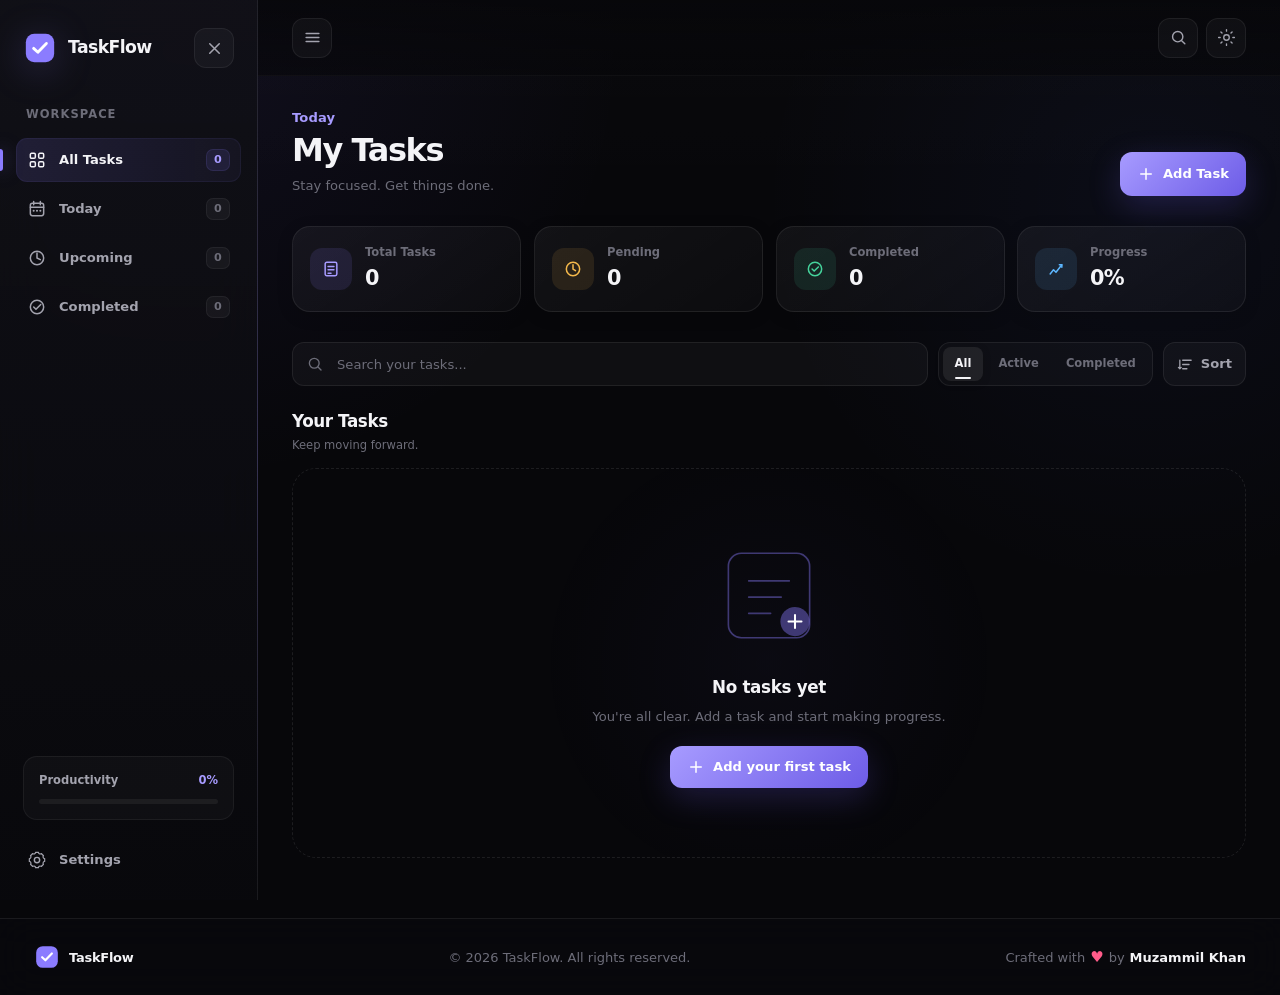
<file: index.html/index.html>
<!DOCTYPE html>
<html lang="en">
<head>
    <meta charset="UTF-8">

    <meta
        name="viewport"
        content="width=device-width, initial-scale=1.0"
    >

    <meta
        name="description"
        content="A modern, fast and responsive task management application."
    >

    <meta name="theme-color" content="#08080c">

    <link
        rel="icon"
        type="image/svg+xml"
        href="data:image/svg+xml,%3Csvg xmlns='http://www.w3.org/2000/svg' viewBox='0 0 64 64'%3E%3Crect width='64' height='64' rx='16' fill='%238b7cff'/%3E%3Cpath d='M18 32l9 9 19-19' fill='none' stroke='white' stroke-width='7' stroke-linecap='round' stroke-linejoin='round'/%3E%3C/svg%3E"
    >

    <title>TaskFlow — Smart To-Do</title>

    <!-- =========================================
         STYLES
    ========================================== -->

    <link rel="stylesheet" href="./animation.css">
    <link rel="stylesheet" href="./responsive.css">
    <link rel="stylesheet" href="./style.css">

</head>


<body>

    <!-- =========================================
         APP ROOT
    ========================================== -->

    <div id="app" class="app">


        <!-- =====================================
             SIDEBAR
        ====================================== -->

        <aside class="sidebar" id="sidebar">

            <!-- Logo -->

            <div class="brand">

                <a
                    href="#"
                    class="brand__link"
                    aria-label="TaskFlow Home"
                >

                    <span
                        class="brand__icon"
                        aria-hidden="true"
                    >

                        <svg
                            viewBox="0 0 48 48"
                            fill="none"
                            xmlns="http://www.w3.org/2000/svg"
                        >

                            <rect
                                x="4"
                                y="4"
                                width="40"
                                height="40"
                                rx="12"
                                fill="currentColor"
                            />

                            <path
                                d="M15 24.5L21 30L33 17.5"
                                stroke="white"
                                stroke-width="4"
                                stroke-linecap="round"
                                stroke-linejoin="round"
                            />

                        </svg>

                    </span>


                    <span class="brand__name">
                        TaskFlow
                    </span>

                </a>


                <!-- Mobile Sidebar Close -->

                <button
                    type="button"
                    class="icon-button sidebar__close"
                    id="sidebarClose"
                    aria-label="Close navigation"
                >

                    <svg
                        viewBox="0 0 24 24"
                        fill="none"
                        aria-hidden="true"
                    >

                        <path
                            d="M6 6L18 18M18 6L6 18"
                            stroke="currentColor"
                            stroke-width="2"
                            stroke-linecap="round"
                        />

                    </svg>

                </button>

            </div>


            <!-- =================================
                 NAVIGATION
            ================================== -->

            <nav
                class="navigation"
                aria-label="Main navigation"
            >

                <p class="navigation__label">
                    Workspace
                </p>


                <!-- All Tasks -->

                <button
                    type="button"
                    class="nav-item nav-item--active"
                    data-view="all"
                >

                    <span class="nav-item__icon">

                        <svg
                            viewBox="0 0 24 24"
                            fill="none"
                            aria-hidden="true"
                        >

                            <rect
                                x="4"
                                y="4"
                                width="6"
                                height="6"
                                rx="1.5"
                                stroke="currentColor"
                                stroke-width="1.8"
                            />

                            <rect
                                x="14"
                                y="4"
                                width="6"
                                height="6"
                                rx="1.5"
                                stroke="currentColor"
                                stroke-width="1.8"
                            />

                            <rect
                                x="4"
                                y="14"
                                width="6"
                                height="6"
                                rx="1.5"
                                stroke="currentColor"
                                stroke-width="1.8"
                            />

                            <rect
                                x="14"
                                y="14"
                                width="6"
                                height="6"
                                rx="1.5"
                                stroke="currentColor"
                                stroke-width="1.8"
                            />

                        </svg>

                    </span>


                    <span class="nav-item__text">
                        All Tasks
                    </span>


                    <span
                        class="nav-item__count"
                        id="allTasksCount"
                    >
                        0
                    </span>

                </button>


                <!-- Today -->

                <button
                    type="button"
                    class="nav-item"
                    data-view="today"
                >

                    <span class="nav-item__icon">

                        <svg
                            viewBox="0 0 24 24"
                            fill="none"
                            aria-hidden="true"
                        >

                            <rect
                                x="4"
                                y="5"
                                width="16"
                                height="15"
                                rx="2.5"
                                stroke="currentColor"
                                stroke-width="1.8"
                            />

                            <path
                                d="M8 3V7M16 3V7M4 10H20"
                                stroke="currentColor"
                                stroke-width="1.8"
                                stroke-linecap="round"
                            />

                            <path
                                d="M8 14H8.01M12 14H12.01M16 14H16.01"
                                stroke="currentColor"
                                stroke-width="2.5"
                                stroke-linecap="round"
                            />

                        </svg>

                    </span>


                    <span class="nav-item__text">
                        Today
                    </span>


                    <span
                        class="nav-item__count"
                        id="todayTasksCount"
                    >
                        0
                    </span>

                </button>


                <!-- Upcoming -->

                <button
                    type="button"
                    class="nav-item"
                    data-view="upcoming"
                >

                    <span class="nav-item__icon">

                        <svg
                            viewBox="0 0 24 24"
                            fill="none"
                            aria-hidden="true"
                        >

                            <path
                                d="M12 6V12L16 14"
                                stroke="currentColor"
                                stroke-width="1.8"
                                stroke-linecap="round"
                                stroke-linejoin="round"
                            />

                            <circle
                                cx="12"
                                cy="12"
                                r="8"
                                stroke="currentColor"
                                stroke-width="1.8"
                            />

                        </svg>

                    </span>


                    <span class="nav-item__text">
                        Upcoming
                    </span>


                    <span
                        class="nav-item__count"
                        id="upcomingTasksCount"
                    >
                        0
                    </span>

                </button>


                <!-- Completed -->

                <button
                    type="button"
                    class="nav-item"
                    data-view="completed"
                >

                    <span class="nav-item__icon">

                        <svg
                            viewBox="0 0 24 24"
                            fill="none"
                            aria-hidden="true"
                        >

                            <circle
                                cx="12"
                                cy="12"
                                r="8"
                                stroke="currentColor"
                                stroke-width="1.8"
                            />

                            <path
                                d="M8 12L10.8 14.8L16.5 9"
                                stroke="currentColor"
                                stroke-width="1.8"
                                stroke-linecap="round"
                                stroke-linejoin="round"
                            />

                        </svg>

                    </span>


                    <span class="nav-item__text">
                        Completed
                    </span>


                    <span
                        class="nav-item__count"
                        id="completedTasksCount"
                    >
                        0
                    </span>

                </button>

            </nav>


            <!-- =================================
                 SIDEBAR BOTTOM
            ================================== -->

            <div class="sidebar__bottom">


                <!-- Productivity -->

                <div class="sidebar__progress">

                    <div class="sidebar__progress-header">

                        <span>
                            Productivity
                        </span>

                        <span id="productivityPercentage">
                            0%
                        </span>

                    </div>


                    <div class="progress-bar">

                        <div
                            class="progress-bar__fill"
                            id="productivityProgress"
                        ></div>

                    </div>

                </div>


                <!-- Settings -->

                <button
                    type="button"
                    class="nav-item"
                    data-action="settings"
                >

                    <span class="nav-item__icon">

                        <svg
                            viewBox="0 0 24 24"
                            fill="none"
                            aria-hidden="true"
                        >

                            <path
                                d="M12 15.2A3.2 3.2 0 1 0 12 8.8A3.2 3.2 0 0 0 12 15.2Z"
                                stroke="currentColor"
                                stroke-width="1.7"
                            />

                            <path
                                d="M19.4 15A1.7 1.7 0 0 0 19.7 16.9L19.8 17.1L17.1 19.8L16.9 19.7A1.7 1.7 0 0 0 15 19.4A1.7 1.7 0 0 0 13.8 21V21.2H10.2V21A1.7 1.7 0 0 0 9 19.4A1.7 1.7 0 0 0 7.1 19.7L6.9 19.8L4.2 17.1L4.3 16.9A1.7 1.7 0 0 0 4.6 15A1.7 1.7 0 0 0 3 13.8H2.8V10.2H3A1.7 1.7 0 0 0 4.6 9A1.7 1.7 0 0 0 4.3 7.1L4.2 6.9L6.9 4.2L7.1 4.3A1.7 1.7 0 0 0 9 4.6A1.7 1.7 0 0 0 10.2 3V2.8H13.8V3A1.7 1.7 0 0 0 15 4.6A1.7 1.7 0 0 0 16.9 4.3L17.1 4.2L19.8 6.9L19.7 7.1A1.7 1.7 0 0 0 19.4 9A1.7 1.7 0 0 0 21 10.2H21.2V13.8H21A1.7 1.7 0 0 0 19.4 15Z"
                                stroke="currentColor"
                                stroke-width="1.4"
                                stroke-linejoin="round"
                            />

                        </svg>

                    </span>


                    <span class="nav-item__text">
                        Settings
                    </span>

                </button>

            </div>

        </aside>


        <!-- =====================================
             SIDEBAR OVERLAY
        ====================================== -->

        <div
            class="sidebar-overlay"
            id="sidebarOverlay"
            aria-hidden="true"
        ></div>


        <!-- =====================================
             MAIN CONTENT SHELL
        ====================================== -->

        <div class="main-shell">


            <!-- =================================
                 MAIN
            ================================== -->

            <main class="main">


                <!-- =================================
                     TOPBAR
                ================================== -->

                <header class="topbar">


                    <!-- Mobile Menu -->

                    <button
                        type="button"
                        class="icon-button menu-button"
                        id="menuButton"
                        aria-label="Open navigation"
                        aria-controls="sidebar"
                        aria-expanded="false"
                    >

                        <svg
                            viewBox="0 0 24 24"
                            fill="none"
                            aria-hidden="true"
                        >

                            <path
                                d="M4 7H20M4 12H20M4 17H20"
                                stroke="currentColor"
                                stroke-width="2"
                                stroke-linecap="round"
                            />

                        </svg>

                    </button>


                    <!-- Topbar Actions -->

                    <div class="topbar__actions">


                        <!-- Search -->

                        <button
                            type="button"
                            class="icon-button"
                            id="focusSearchButton"
                            aria-label="Search tasks"
                        >

                            <svg
                                viewBox="0 0 24 24"
                                fill="none"
                                aria-hidden="true"
                            >

                                <circle
                                    cx="11"
                                    cy="11"
                                    r="6.5"
                                    stroke="currentColor"
                                    stroke-width="1.8"
                                />

                                <path
                                    d="M16 16L20 20"
                                    stroke="currentColor"
                                    stroke-width="1.8"
                                    stroke-linecap="round"
                                />

                            </svg>

                        </button>


                        <!-- Theme -->

                        <button
                            type="button"
                            class="icon-button"
                            id="themeButton"
                            aria-label="Toggle theme"
                        >

                            <svg
                                class="theme-icon theme-icon--sun"
                                viewBox="0 0 24 24"
                                fill="none"
                                aria-hidden="true"
                            >

                                <circle
                                    cx="12"
                                    cy="12"
                                    r="3.5"
                                    stroke="currentColor"
                                    stroke-width="1.7"
                                />

                                <path
                                    d="M12 2V4M12 20V22M4.93 4.93L6.34 6.34M17.66 17.66L19.07 19.07M2 12H4M20 12H22M4.93 19.07L6.34 17.66M17.66 6.34L19.07 4.93"
                                    stroke="currentColor"
                                    stroke-width="1.7"
                                    stroke-linecap="round"
                                />

                            </svg>

                        </button>

                    </div>

                </header>


                <!-- =================================
                     CONTENT
                ================================== -->

                <div class="content">


                    <!-- Page Heading -->

                    <section class="page-heading">

                        <div>

                            <p
                                class="page-heading__eyebrow"
                                id="currentDate"
                            >
                                Today
                            </p>


                            <h1 class="page-heading__title">
                                My Tasks
                            </h1>


                            <p class="page-heading__subtitle">
                                Stay focused. Get things done.
                            </p>

                        </div>


                        <!-- Add Task -->

                        <button
                            type="button"
                            class="primary-button"
                            id="addTaskButton"
                        >

                            <span class="primary-button__icon">

                                <svg
                                    viewBox="0 0 24 24"
                                    fill="none"
                                    aria-hidden="true"
                                >

                                    <path
                                        d="M12 5V19M5 12H19"
                                        stroke="currentColor"
                                        stroke-width="2"
                                        stroke-linecap="round"
                                    />

                                </svg>

                            </span>


                            <span>
                                Add Task
                            </span>

                        </button>

                    </section>


                    <!-- =================================
                         STATISTICS
                    ================================== -->

                    <section
                        class="stats-grid"
                        aria-label="Task statistics"
                    >


                        <!-- Total -->

                        <article class="stat-card">

                            <div
                                class="stat-card__icon stat-card__icon--total"
                            >

                                <svg
                                    viewBox="0 0 24 24"
                                    fill="none"
                                    aria-hidden="true"
                                >

                                    <path
                                        d="M7 4H17C18.1 4 19 4.9 19 6V18C19 19.1 18.1 20 17 20H7C5.9 20 5 19.1 5 18V6C5 4.9 5.9 4 7 4Z"
                                        stroke="currentColor"
                                        stroke-width="1.8"
                                    />

                                    <path
                                        d="M8.5 9H15.5M8.5 13H15.5M8.5 17H12"
                                        stroke="currentColor"
                                        stroke-width="1.8"
                                        stroke-linecap="round"
                                    />

                                </svg>

                            </div>


                            <div class="stat-card__content">

                                <span class="stat-card__label">
                                    Total Tasks
                                </span>

                                <strong
                                    class="stat-card__value"
                                    id="totalTasks"
                                >
                                    0
                                </strong>

                            </div>

                        </article>


                        <!-- Pending -->

                        <article class="stat-card">

                            <div
                                class="stat-card__icon stat-card__icon--pending"
                            >

                                <svg
                                    viewBox="0 0 24 24"
                                    fill="none"
                                    aria-hidden="true"
                                >

                                    <circle
                                        cx="12"
                                        cy="12"
                                        r="8"
                                        stroke="currentColor"
                                        stroke-width="1.8"
                                    />

                                    <path
                                        d="M12 7V12L15 14"
                                        stroke="currentColor"
                                        stroke-width="1.8"
                                        stroke-linecap="round"
                                    />

                                </svg>

                            </div>


                            <div class="stat-card__content">

                                <span class="stat-card__label">
                                    Pending
                                </span>

                                <strong
                                    class="stat-card__value"
                                    id="pendingTasks"
                                >
                                    0
                                </strong>

                            </div>

                        </article>


                        <!-- Completed -->

                        <article class="stat-card">

                            <div
                                class="stat-card__icon stat-card__icon--completed"
                            >

                                <svg
                                    viewBox="0 0 24 24"
                                    fill="none"
                                    aria-hidden="true"
                                >

                                    <circle
                                        cx="12"
                                        cy="12"
                                        r="8"
                                        stroke="currentColor"
                                        stroke-width="1.8"
                                    />

                                    <path
                                        d="M8.5 12L11 14.5L16 9.5"
                                        stroke="currentColor"
                                        stroke-width="1.8"
                                        stroke-linecap="round"
                                        stroke-linejoin="round"
                                    />

                                </svg>

                            </div>


                            <div class="stat-card__content">

                                <span class="stat-card__label">
                                    Completed
                                </span>

                                <strong
                                    class="stat-card__value"
                                    id="completedTasks"
                                >
                                    0
                                </strong>

                            </div>

                        </article>


                        <!-- Progress -->

                        <article class="stat-card">

                            <div
                                class="stat-card__icon stat-card__icon--progress"
                            >

                                <svg
                                    viewBox="0 0 24 24"
                                    fill="none"
                                    aria-hidden="true"
                                >

                                    <path
                                        d="M5 18L9 13L12 16L19 7"
                                        stroke="currentColor"
                                        stroke-width="1.8"
                                        stroke-linecap="round"
                                        stroke-linejoin="round"
                                    />

                                    <path
                                        d="M16 7H19V10"
                                        stroke="currentColor"
                                        stroke-width="1.8"
                                        stroke-linecap="round"
                                        stroke-linejoin="round"
                                    />

                                </svg>

                            </div>


                            <div class="stat-card__content">

                                <span class="stat-card__label">
                                    Progress
                                </span>

                                <strong
                                    class="stat-card__value"
                                    id="progressPercentage"
                                >
                                    0%
                                </strong>

                            </div>

                        </article>

                    </section>


                    <!-- =================================
                         TASK TOOLBAR
                    ================================== -->

                    <section class="task-toolbar">


                        <!-- Search -->

                        <div class="search-box">

                            <span class="search-box__icon">

                                <svg
                                    viewBox="0 0 24 24"
                                    fill="none"
                                    aria-hidden="true"
                                >

                                    <circle
                                        cx="11"
                                        cy="11"
                                        r="6.5"
                                        stroke="currentColor"
                                        stroke-width="1.8"
                                    />

                                    <path
                                        d="M16 16L20 20"
                                        stroke="currentColor"
                                        stroke-width="1.8"
                                        stroke-linecap="round"
                                    />

                                </svg>

                            </span>


                            <input
                                type="search"
                                id="searchInput"
                                class="search-box__input"
                                placeholder="Search your tasks..."
                                autocomplete="off"
                                aria-label="Search tasks"
                            >


                            <button
                                type="button"
                                class="search-box__clear"
                                id="clearSearchButton"
                                aria-label="Clear search"
                                hidden
                            >

                                <svg
                                    viewBox="0 0 24 24"
                                    fill="none"
                                    aria-hidden="true"
                                >

                                    <path
                                        d="M7 7L17 17M17 7L7 17"
                                        stroke="currentColor"
                                        stroke-width="2"
                                        stroke-linecap="round"
                                    />

                                </svg>

                            </button>

                        </div>


                        <!-- Filters -->

                        <div
                            class="filter-group"
                            role="tablist"
                            aria-label="Task filters"
                        >

                            <button
                                type="button"
                                class="filter-button filter-button--active"
                                data-filter="all"
                                role="tab"
                                aria-selected="true"
                            >
                                All
                            </button>


                            <button
                                type="button"
                                class="filter-button"
                                data-filter="active"
                                role="tab"
                                aria-selected="false"
                            >
                                Active
                            </button>


                            <button
                                type="button"
                                class="filter-button"
                                data-filter="completed"
                                role="tab"
                                aria-selected="false"
                            >
                                Completed
                            </button>

                        </div>


                        <!-- Sort -->

                        <button
                            type="button"
                            class="sort-button"
                            id="sortButton"
                            aria-label="Sort tasks"
                            aria-expanded="false"
                            aria-haspopup="menu"
                        >

                            <svg
                                viewBox="0 0 24 24"
                                fill="none"
                                aria-hidden="true"
                            >

                                <path
                                    d="M8 6H20M8 12H17M8 18H14"
                                    stroke="currentColor"
                                    stroke-width="1.8"
                                    stroke-linecap="round"
                                />

                                <path
                                    d="M4 6V18M4 18L2 16M4 18L6 16"
                                    stroke="currentColor"
                                    stroke-width="1.8"
                                    stroke-linecap="round"
                                    stroke-linejoin="round"
                                />

                            </svg>


                            <span>
                                Sort
                            </span>

                        </button>

                    </section>


                    <!-- =================================
                         TASK LIST
                    ================================== -->

                    <section
                        class="tasks-section"
                        aria-labelledby="tasksHeading"
                    >


                        <div class="tasks-section__header">

                            <div>

                                <h2
                                    id="tasksHeading"
                                    class="section-title"
                                >
                                    Your Tasks
                                </h2>


                                <p
                                    class="section-subtitle"
                                    id="taskListSubtitle"
                                >
                                    Keep moving forward.
                                </p>

                            </div>

                        </div>


                        <!-- Dynamic Task List -->

                        <div
                            class="task-list"
                            id="taskList"
                            aria-live="polite"
                        ></div>


                        <!-- =================================
                             EMPTY STATE
                        ================================== -->

                        <div
                            class="empty-state"
                            id="emptyState"
                            hidden
                        >

                            <div class="empty-state__illustration">

                                <svg
                                    viewBox="0 0 160 140"
                                    fill="none"
                                    xmlns="http://www.w3.org/2000/svg"
                                    aria-hidden="true"
                                >

                                    <rect
                                        x="30"
                                        y="18"
                                        width="100"
                                        height="104"
                                        rx="16"
                                        stroke="currentColor"
                                        stroke-width="2"
                                    />

                                    <path
                                        d="M55 52H105"
                                        stroke="currentColor"
                                        stroke-width="2"
                                        stroke-linecap="round"
                                    />

                                    <path
                                        d="M55 72H95"
                                        stroke="currentColor"
                                        stroke-width="2"
                                        stroke-linecap="round"
                                    />

                                    <path
                                        d="M55 92H82"
                                        stroke="currentColor"
                                        stroke-width="2"
                                        stroke-linecap="round"
                                    />

                                    <circle
                                        cx="112"
                                        cy="102"
                                        r="18"
                                        fill="currentColor"
                                    />

                                    <path
                                        d="M112 94V110M104 102H120"
                                        stroke="white"
                                        stroke-width="2.5"
                                        stroke-linecap="round"
                                    />

                                </svg>

                            </div>


                            <h3 class="empty-state__title">
                                No tasks yet
                            </h3>


                            <p class="empty-state__text">
                                You're all clear. Add a task and start
                                making progress.
                            </p>


                            <button
                                type="button"
                                class="primary-button primary-button--small"
                                id="emptyAddTaskButton"
                            >

                                <span class="primary-button__icon">

                                    <svg
                                        viewBox="0 0 24 24"
                                        fill="none"
                                        aria-hidden="true"
                                    >

                                        <path
                                            d="M12 5V19M5 12H19"
                                            stroke="currentColor"
                                            stroke-width="2"
                                            stroke-linecap="round"
                                        />

                                    </svg>

                                </span>

                                Add your first task

                            </button>

                        </div>


                        <!-- =================================
                             NO SEARCH RESULTS
                        ================================== -->

                        <div
                            class="empty-state empty-state--search"
                            id="noResultsState"
                            hidden
                        >

                            <div class="empty-state__illustration">

                                <svg
                                    viewBox="0 0 120 120"
                                    fill="none"
                                    aria-hidden="true"
                                >

                                    <circle
                                        cx="52"
                                        cy="52"
                                        r="30"
                                        stroke="currentColor"
                                        stroke-width="2"
                                    />

                                    <path
                                        d="M74 74L99 99"
                                        stroke="currentColor"
                                        stroke-width="2.5"
                                        stroke-linecap="round"
                                    />

                                    <path
                                        d="M42 52H62"
                                        stroke="currentColor"
                                        stroke-width="2"
                                        stroke-linecap="round"
                                    />

                                </svg>

                            </div>


                            <h3 class="empty-state__title">
                                No matching tasks
                            </h3>


                            <p class="empty-state__text">
                                Try a different search term or filter.
                            </p>

                        </div>

                    </section>

                </div>

            </main>


            <!-- =================================
                 FOOTER
            ================================== -->

            <footer class="footer">

                <div class="footer__inner">


                    <!-- Footer Brand -->

                    <div class="footer__brand">

                        <span
                            class="footer__logo"
                            aria-hidden="true"
                        >

                            <svg
                                viewBox="0 0 48 48"
                                fill="none"
                                xmlns="http://www.w3.org/2000/svg"
                            >

                                <rect
                                    x="4"
                                    y="4"
                                    width="40"
                                    height="40"
                                    rx="12"
                                    fill="currentColor"
                                />

                                <path
                                    d="M15 24.5L21 30L33 17.5"
                                    stroke="white"
                                    stroke-width="4"
                                    stroke-linecap="round"
                                    stroke-linejoin="round"
                                />

                            </svg>

                        </span>


                        <span>
                            TaskFlow
                        </span>

                    </div>


                    <!-- Copyright -->

                    <div class="footer__copyright">
                        © 2026 TaskFlow. All rights reserved.
                    </div>


                    <!-- Creator -->

                    <div class="footer__creator">

                        Crafted with

                        <span
                            class="footer__heart"
                            aria-label="love"
                        >
                            ♥
                        </span>

                        by

                        <strong>
                            Muzammil Khan
                        </strong>

                    </div>

                </div>

            </footer>

        </div>

    </div>


    <!-- =========================================
         ADD / EDIT TASK MODAL
    ========================================== -->

    <div
        class="modal"
        id="taskModal"
        role="dialog"
        aria-modal="true"
        aria-labelledby="taskModalTitle"
        hidden
    >

        <div
            class="modal__backdrop"
            data-modal-close
        ></div>


        <div class="modal__container">


            <div class="modal__header">

                <div>

                    <p class="modal__eyebrow">
                        Task Manager
                    </p>


                    <h2
                        class="modal__title"
                        id="taskModalTitle"
                    >
                        Create New Task
                    </h2>

                </div>


                <button
                    type="button"
                    class="icon-button"
                    id="closeTaskModal"
                    aria-label="Close task dialog"
                >

                    <svg
                        viewBox="0 0 24 24"
                        fill="none"
                        aria-hidden="true"
                    >

                        <path
                            d="M6 6L18 18M18 6L6 18"
                            stroke="currentColor"
                            stroke-width="2"
                            stroke-linecap="round"
                        />

                    </svg>

                </button>

            </div>


            <!-- Task Form -->

            <form
                class="task-form"
                id="taskForm"
                novalidate
            >

                <input
                    type="hidden"
                    id="taskId"
                    name="taskId"
                >


                <!-- Title -->

                <div class="form-field">

                    <label
                        for="taskTitle"
                        class="form-label"
                    >
                        Task title
                    </label>


                    <input
                        type="text"
                        id="taskTitle"
                        name="taskTitle"
                        class="form-input"
                        placeholder="What needs to be done?"
                        maxlength="120"
                        required
                        autocomplete="off"
                    >


                    <span
                        class="form-error"
                        id="taskTitleError"
                        role="alert"
                    ></span>

                </div>


                <!-- Description -->

                <div class="form-field">

                    <label
                        for="taskDescription"
                        class="form-label"
                    >

                        Description

                        <span class="form-label__optional">
                            Optional
                        </span>

                    </label>


                    <textarea
                        id="taskDescription"
                        name="taskDescription"
                        class="form-input form-textarea"
                        placeholder="Add some details..."
                        maxlength="500"
                        rows="4"
                    ></textarea>

                </div>


                <!-- Priority + Date -->

                <div class="form-row">


                    <!-- Priority -->

                    <div class="form-field">

                        <label
                            for="taskPriority"
                            class="form-label"
                        >
                            Priority
                        </label>


                        <select
                            id="taskPriority"
                            name="taskPriority"
                            class="form-input form-select"
                        >

                            <option value="low">
                                Low
                            </option>

                            <option
                                value="medium"
                                selected
                            >
                                Medium
                            </option>

                            <option value="high">
                                High
                            </option>

                        </select>

                    </div>


                    <!-- Due Date -->

                    <div class="form-field">

                        <label
                            for="taskDate"
                            class="form-label"
                        >
                            Due date
                        </label>


                        <input
                            type="date"
                            id="taskDate"
                            name="taskDate"
                            class="form-input"
                        >

                    </div>

                </div>


                <!-- Actions -->

                <div class="modal__actions">


                    <button
                        type="button"
                        class="secondary-button"
                        id="cancelTaskButton"
                    >
                        Cancel
                    </button>


                    <button
                        type="submit"
                        class="primary-button"
                        id="saveTaskButton"
                    >

                        <span class="primary-button__icon">

                            <svg
                                viewBox="0 0 24 24"
                                fill="none"
                                aria-hidden="true"
                            >

                                <path
                                    d="M12 5V19M5 12H19"
                                    stroke="currentColor"
                                    stroke-width="2"
                                    stroke-linecap="round"
                                />

                            </svg>

                        </span>


                        <span id="saveTaskButtonText">
                            Create Task
                        </span>

                    </button>

                </div>

            </form>

        </div>

    </div>


    <!-- =========================================
         SORT MENU
    ========================================== -->

    <div
        class="dropdown"
        id="sortMenu"
        hidden
    >

        <button
            type="button"
            class="dropdown__item"
            data-sort="newest"
        >
            Newest first
        </button>


        <button
            type="button"
            class="dropdown__item"
            data-sort="oldest"
        >
            Oldest first
        </button>


        <button
            type="button"
            class="dropdown__item"
            data-sort="priority"
        >
            Priority
        </button>


        <button
            type="button"
            class="dropdown__item"
            data-sort="dueDate"
        >
            Due date
        </button>

    </div>


    <!-- =========================================
         TOAST CONTAINER
    ========================================== -->

    <div
        class="toast-container"
        id="toastContainer"
        aria-live="polite"
        aria-atomic="true"
    ></div>


    <!-- =========================================
         CONFIRMATION DIALOG
    ========================================== -->

    <div
        class="modal modal--small"
        id="confirmModal"
        role="dialog"
        aria-modal="true"
        aria-labelledby="confirmModalTitle"
        hidden
    >

        <div
            class="modal__backdrop"
            data-confirm-close
        ></div>


        <div class="modal__container">

            <div class="confirm-dialog">


                <!-- Warning Icon -->

                <div class="confirm-dialog__icon">

                    <svg
                        viewBox="0 0 24 24"
                        fill="none"
                        aria-hidden="true"
                    >

                        <path
                            d="M12 3L21 20H3L12 3Z"
                            stroke="currentColor"
                            stroke-width="1.8"
                            stroke-linejoin="round"
                        />

                        <path
                            d="M12 9V13"
                            stroke="currentColor"
                            stroke-width="1.8"
                            stroke-linecap="round"
                        />

                        <circle
                            cx="12"
                            cy="16.5"
                            r="1"
                            fill="currentColor"
                        />

                    </svg>

                </div>


                <h2
                    class="confirm-dialog__title"
                    id="confirmModalTitle"
                >
                    Delete this task?
                </h2>


                <p class="confirm-dialog__text">
                    This action can't be undone.
                </p>


                <div class="modal__actions">


                    <button
                        type="button"
                        class="secondary-button"
                        id="cancelDeleteButton"
                    >
                        Cancel
                    </button>


                    <button
                        type="button"
                        class="danger-button"
                        id="confirmDeleteButton"
                    >
                        Delete Task
                    </button>

                </div>

            </div>

        </div>

    </div>


    <!-- =========================================
         JAVASCRIPT
    ========================================== -->

    <script src="./utils.js"></script>

    <script src="./storage.js"></script>

    <!-- IMPORTANT: task.js -->
    <script src="./task.js"></script>

    <script src="./ui.js"></script>

    <script src="./app.js"></script>

</body>
</html>
</file>
<file: index.html/animation.css>
/* =========================================================
   TASKFLOW — PREMIUM ANIMATIONS
   ========================================================= */

/* =========================================================
   01. CORE ANIMATION TOKENS
   ========================================================= */

:root {
    --ease-standard: cubic-bezier(0.22, 1, 0.36, 1);
    --ease-smooth: cubic-bezier(0.4, 0, 0.2, 1);
    --ease-spring: cubic-bezier(0.175, 0.885, 0.32, 1.275);
    --ease-soft: cubic-bezier(0.25, 0.46, 0.45, 0.94);

    --duration-fast: 160ms;
    --duration-normal: 260ms;
    --duration-slow: 420ms;
}


/* =========================================================
   02. PAGE ENTRY
   ========================================================= */

@keyframes pageFadeIn {
    from {
        opacity: 0;
        transform: translateY(8px);
    }

    to {
        opacity: 1;
        transform: translateY(0);
    }
}

.main {
    animation:
        pageFadeIn 500ms var(--ease-standard) both;
}


/* =========================================================
   03. SIDEBAR ENTRY
   ========================================================= */

@keyframes sidebarReveal {
    from {
        opacity: 0;
        transform: translateX(-18px);
    }

    to {
        opacity: 1;
        transform: translateX(0);
    }
}

.sidebar {
    animation:
        sidebarReveal 500ms var(--ease-standard) both;
}


/* =========================================================
   04. BRAND REVEAL
   ========================================================= */

@keyframes brandReveal {
    from {
        opacity: 0;
        transform: translateY(-8px);
    }

    to {
        opacity: 1;
        transform: translateY(0);
    }
}

.brand {
    animation:
        brandReveal 520ms var(--ease-standard) 70ms both;
}


/* =========================================================
   05. LOGO FLOAT
   ========================================================= */

@keyframes logoFloat {
    0%,
    100% {
        transform: translateY(0);
    }

    50% {
        transform: translateY(-2px);
    }
}

.brand__logo {
    animation:
        logoFloat 4s ease-in-out 900ms infinite;
}


/* =========================================================
   06. NAV ITEM REVEAL
   ========================================================= */

@keyframes navReveal {
    from {
        opacity: 0;
        transform: translateX(-10px);
    }

    to {
        opacity: 1;
        transform: translateX(0);
    }
}

.nav-item {
    animation:
        navReveal 400ms var(--ease-standard) both;
}

.nav-item:nth-child(1) {
    animation-delay: 100ms;
}

.nav-item:nth-child(2) {
    animation-delay: 140ms;
}

.nav-item:nth-child(3) {
    animation-delay: 180ms;
}

.nav-item:nth-child(4) {
    animation-delay: 220ms;
}

.nav-item:nth-child(5) {
    animation-delay: 260ms;
}


/* =========================================================
   07. NAV ICON MICRO INTERACTION
   ========================================================= */

.nav-item__icon {
    transition:
        transform var(--duration-normal) var(--ease-spring),
        opacity var(--duration-fast) ease;
}

.nav-item:hover .nav-item__icon {
    transform: scale(1.08);
}

.nav-item--active .nav-item__icon {
    animation:
        activeIconPop 400ms var(--ease-spring);
}

@keyframes activeIconPop {
    0% {
        transform: scale(0.85);
    }

    65% {
        transform: scale(1.12);
    }

    100% {
        transform: scale(1);
    }
}


/* =========================================================
   08. SIDEBAR PROGRESS
   ========================================================= */

@keyframes progressReveal {
    from {
        width: 0;
    }

    to {
        width: var(--progress-width, 0%);
    }
}

.progress-bar__fill {
    animation:
        progressReveal 1000ms var(--ease-standard) 500ms both;
}


/* =========================================================
   09. TOPBAR
   ========================================================= */

@keyframes topbarReveal {
    from {
        opacity: 0;
        transform: translateY(-10px);
    }

    to {
        opacity: 1;
        transform: translateY(0);
    }
}

.topbar {
    animation:
        topbarReveal 450ms var(--ease-standard) both;
}


/* =========================================================
   10. ICON BUTTON
   ========================================================= */

.icon-button {
    transition:
        transform var(--duration-fast) var(--ease-spring),
        background-color var(--duration-normal) ease,
        border-color var(--duration-normal) ease,
        box-shadow var(--duration-normal) ease;
}

.icon-button:hover {
    transform: translateY(-1px);
}

.icon-button:active {
    transform: scale(0.91);
}

.icon-button svg {
    transition:
        transform var(--duration-normal) var(--ease-spring);
}

.icon-button:hover svg {
    transform: scale(1.08);
}


/* =========================================================
   11. THEME BUTTON
   ========================================================= */

.theme-button svg {
    transition:
        transform 500ms var(--ease-spring);
}

.theme-button:hover svg {
    transform:
        rotate(22deg)
        scale(1.08);
}


/* =========================================================
   12. PAGE HEADING
   ========================================================= */

@keyframes headingReveal {
    from {
        opacity: 0;
        transform: translateY(14px);
    }

    to {
        opacity: 1;
        transform: translateY(0);
    }
}

.page-heading {
    animation:
        headingReveal 550ms var(--ease-standard) 100ms both;
}


/* =========================================================
   13. PRIMARY BUTTON
   ========================================================= */

.primary-button {
    position: relative;
    overflow: hidden;

    transition:
        transform var(--duration-fast) var(--ease-spring),
        box-shadow var(--duration-normal) ease,
        filter var(--duration-normal) ease;
}

.primary-button::before {
    content: "";

    position: absolute;

    top: 0;
    left: -120%;

    width: 80%;
    height: 100%;

    background:
        linear-gradient(
            90deg,
            transparent,
            rgba(255, 255, 255, 0.18),
            transparent
        );

    transform: skewX(-20deg);

    transition:
        left 600ms var(--ease-standard);

    pointer-events: none;
}

.primary-button:hover {
    transform: translateY(-2px);

    filter: brightness(1.06);

    box-shadow:
        0 12px 28px rgba(139, 124, 255, 0.22);
}

.primary-button:hover::before {
    left: 140%;
}

.primary-button:active {
    transform: translateY(0) scale(0.97);

    box-shadow:
        0 5px 14px rgba(139, 124, 255, 0.16);
}


/* =========================================================
   14. STATS CARDS ENTRY
   ========================================================= */

@keyframes statCardReveal {
    from {
        opacity: 0;
        transform:
            translateY(18px)
            scale(0.98);
    }

    to {
        opacity: 1;
        transform:
            translateY(0)
            scale(1);
    }
}

.stat-card {
    animation:
        statCardReveal
        520ms
        var(--ease-standard)
        both;

    transition:
        transform var(--duration-normal) var(--ease-standard),
        border-color var(--duration-normal) ease,
        box-shadow var(--duration-normal) ease;
}

.stat-card:nth-child(1) {
    animation-delay: 140ms;
}

.stat-card:nth-child(2) {
    animation-delay: 190ms;
}

.stat-card:nth-child(3) {
    animation-delay: 240ms;
}

.stat-card:nth-child(4) {
    animation-delay: 290ms;
}

.stat-card:hover {
    transform: translateY(-3px);
}

.stat-card__icon {
    transition:
        transform var(--duration-normal) var(--ease-spring);
}

.stat-card:hover .stat-card__icon {
    transform:
        scale(1.07)
        rotate(-2deg);
}


/* =========================================================
   15. STAT VALUE UPDATE
   ========================================================= */

@keyframes numberPop {
    0% {
        transform: scale(1);
    }

    45% {
        transform: scale(1.12);
    }

    100% {
        transform: scale(1);
    }
}

.stat-card__value.is-updated {
    animation:
        numberPop 350ms var(--ease-spring);
}


/* =========================================================
   16. SEARCH BOX
   ========================================================= */

.search-box {
    transition:
        border-color var(--duration-normal) ease,
        box-shadow var(--duration-normal) ease,
        background-color var(--duration-normal) ease;
}

.search-box:focus-within {
    box-shadow:
        0 0 0 3px rgba(139, 124, 255, 0.09),
        0 8px 28px rgba(0, 0, 0, 0.16);
}

.search-box__icon {
    transition:
        color var(--duration-normal) ease,
        transform var(--duration-normal) var(--ease-spring);
}

.search-box:focus-within .search-box__icon {
    transform: scale(1.06);
}


/* =========================================================
   17. FILTER BUTTONS
   ========================================================= */

.filter-button {
    position: relative;

    transition:
        color var(--duration-normal) ease,
        background-color var(--duration-normal) ease,
        transform var(--duration-fast) var(--ease-spring);
}

.filter-button::after {
    content: "";

    position: absolute;

    left: 50%;
    bottom: 2px;

    width: 0;
    height: 2px;

    border-radius: 99px;

    background: currentColor;

    transform: translateX(-50%);

    transition:
        width var(--duration-normal) var(--ease-standard);
}

.filter-button:hover {
    transform: translateY(-1px);
}

.filter-button--active::after {
    width: 16px;
}

.filter-button:active {
    transform: scale(0.95);
}


/* =========================================================
   18. SORT BUTTON
   ========================================================= */

.sort-button {
    transition:
        transform var(--duration-fast) var(--ease-spring),
        border-color var(--duration-normal) ease,
        background-color var(--duration-normal) ease;
}

.sort-button:hover {
    transform: translateY(-1px);
}

.sort-button:active {
    transform: scale(0.96);
}

.sort-button svg {
    transition:
        transform var(--duration-normal) var(--ease-spring);
}

.sort-button:hover svg {
    transform: rotate(8deg);
}


/* =========================================================
   19. TASK LIST ENTRY
   ========================================================= */

@keyframes taskListReveal {
    from {
        opacity: 0;
        transform: translateY(10px);
    }

    to {
        opacity: 1;
        transform: translateY(0);
    }
}

.task-card {
    animation:
        taskListReveal 420ms var(--ease-standard) both;
}


/* =========================================================
   20. TASK CARD HOVER
   ========================================================= */

.task-card {
    transition:
        transform var(--duration-normal) var(--ease-standard),
        border-color var(--duration-normal) ease,
        background-color var(--duration-normal) ease,
        box-shadow var(--duration-normal) ease;
}

.task-card:hover {
    transform: translateY(-2px);
}

.task-card:hover .task-actions {
    opacity: 1;
    transform: translateX(0);
}


/* =========================================================
   21. TASK ACTIONS
   ========================================================= */

.task-actions {
    transition:
        opacity var(--duration-normal) ease,
        transform var(--duration-normal) var(--ease-standard);
}

.task-action {
    transition:
        transform var(--duration-fast) var(--ease-spring),
        background-color var(--duration-normal) ease,
        color var(--duration-normal) ease,
        border-color var(--duration-normal) ease;
}

.task-action:hover {
    transform: translateY(-2px) scale(1.04);
}

.task-action:active {
    transform: scale(0.9);
}


/* =========================================================
   22. CHECKBOX
   ========================================================= */

.task-checkbox {
    transition:
        border-color var(--duration-normal) ease,
        background-color var(--duration-normal) ease,
        transform var(--duration-fast) var(--ease-spring),
        box-shadow var(--duration-normal) ease;
}

.task-checkbox:hover {
    transform: scale(1.06);
}

.task-checkbox:active {
    transform: scale(0.9);
}

.task-checkbox svg {
    opacity: 0;
    transform: scale(0.4);

    transition:
        opacity var(--duration-fast) ease,
        transform 300ms var(--ease-spring);
}

.task-card--completed .task-checkbox svg {
    opacity: 1;
    transform: scale(1);
}


/* =========================================================
   23. TASK COMPLETION
   ========================================================= */

@keyframes completionCheck {
    0% {
        transform: scale(0.5);
        opacity: 0;
    }

    60% {
        transform: scale(1.15);
        opacity: 1;
    }

    100% {
        transform: scale(1);
        opacity: 1;
    }
}

.task-card--just-completed .task-checkbox svg {
    animation:
        completionCheck 360ms var(--ease-spring);
}

.task-card--completed .task-title {
    transition:
        color 300ms ease,
        opacity 300ms ease;
}


/* =========================================================
   24. TASK DELETE ANIMATION
   ========================================================= */

@keyframes taskRemoving {
    0% {
        opacity: 1;
        transform: translateX(0);
        max-height: 200px;
    }

    55% {
        opacity: 0;
        transform: translateX(18px);
    }

    100% {
        opacity: 0;
        transform: translateX(18px);
        max-height: 0;
        margin-top: 0;
        margin-bottom: 0;
        padding-top: 0;
        padding-bottom: 0;
        border-width: 0;
    }
}

.task-card--removing {
    overflow: hidden;

    animation:
        taskRemoving 420ms var(--ease-standard) forwards;
}


/* =========================================================
   25. TASK PRIORITY BADGE
   ========================================================= */

.priority-badge {
    transition:
        transform var(--duration-fast) var(--ease-spring),
        filter var(--duration-normal) ease;
}

.task-card:hover .priority-badge {
    filter: brightness(1.06);
}


/* =========================================================
   26. EMPTY STATE
   ========================================================= */

@keyframes emptyStateReveal {
    from {
        opacity: 0;
        transform:
            translateY(18px)
            scale(0.98);
    }

    to {
        opacity: 1;
        transform:
            translateY(0)
            scale(1);
    }
}

.empty-state {
    animation:
        emptyStateReveal
        600ms
        var(--ease-standard)
        180ms
        both;
}

.empty-state__illustration {
    animation:
        emptyIllustrationFloat
        4s
        ease-in-out
        700ms
        infinite;
}

@keyframes emptyIllustrationFloat {
    0%,
    100% {
        transform: translateY(0);
    }

    50% {
        transform: translateY(-5px);
    }
}


/* =========================================================
   27. MODAL BACKDROP
   ========================================================= */

@keyframes modalBackdropIn {
    from {
        opacity: 0;
    }

    to {
        opacity: 1;
    }
}

.modal.is-open {
    animation:
        modalBackdropIn
        220ms
        ease
        both;
}


/* =========================================================
   28. MODAL CONTAINER
   ========================================================= */

@keyframes modalContainerIn {
    from {
        opacity: 0;
        transform:
            translateY(22px)
            scale(0.96);
    }

    to {
        opacity: 1;
        transform:
            translateY(0)
            scale(1);
    }
}

.modal.is-open .modal__container {
    animation:
        modalContainerIn
        360ms
        var(--ease-spring)
        both;
}


/* =========================================================
   29. MODAL CLOSE
   ========================================================= */

.modal__close {
    transition:
        transform var(--duration-fast) var(--ease-spring),
        background-color var(--duration-normal) ease;
}

.modal__close:hover {
    transform: rotate(90deg) scale(1.04);
}

.modal__close:active {
    transform: rotate(90deg) scale(0.9);
}


/* =========================================================
   30. FORM INPUTS
   ========================================================= */

.form-input,
.form-textarea,
.form-select {
    transition:
        border-color var(--duration-normal) ease,
        box-shadow var(--duration-normal) ease,
        background-color var(--duration-normal) ease,
        transform var(--duration-fast) var(--ease-spring);
}

.form-input:focus,
.form-textarea:focus,
.form-select:focus {
    transform: translateY(-1px);

    box-shadow:
        0 0 0 3px rgba(139, 124, 255, 0.08);
}


/* =========================================================
   31. FORM BUTTONS
   ========================================================= */

.form-button {
    transition:
        transform var(--duration-fast) var(--ease-spring),
        box-shadow var(--duration-normal) ease,
        background-color var(--duration-normal) ease;
}

.form-button:hover {
    transform: translateY(-1px);
}

.form-button:active {
    transform: scale(0.96);
}


/* =========================================================
   32. DROPDOWN
   ========================================================= */

@keyframes dropdownReveal {
    from {
        opacity: 0;
        transform:
            translateY(-5px)
            scale(0.97);
    }

    to {
        opacity: 1;
        transform:
            translateY(0)
            scale(1);
    }
}

.dropdown.is-open {
    animation:
        dropdownReveal
        220ms
        var(--ease-standard)
        both;
}

.dropdown__item {
    transition:
        background-color var(--duration-fast) ease,
        color var(--duration-fast) ease,
        transform var(--duration-fast) var(--ease-spring);
}

.dropdown__item:hover {
    transform: translateX(2px);
}


/* =========================================================
   33. TOAST
   ========================================================= */

@keyframes toastIn {
    from {
        opacity: 0;
        transform:
            translateX(28px)
            scale(0.96);
    }

    to {
        opacity: 1;
        transform:
            translateX(0)
            scale(1);
    }
}

@keyframes toastOut {
    from {
        opacity: 1;
        transform:
            translateX(0)
            scale(1);
    }

    to {
        opacity: 0;
        transform:
            translateX(28px)
            scale(0.96);
    }
}

.toast {
    animation:
        toastIn
        380ms
        var(--ease-spring)
        both;
}

.toast.is-removing {
    animation:
        toastOut
        260ms
        var(--ease-standard)
        both;
}


/* =========================================================
   34. TOAST ICON
   ========================================================= */

@keyframes toastIconPop {
    0% {
        transform: scale(0.5) rotate(-12deg);
    }

    70% {
        transform: scale(1.12) rotate(3deg);
    }

    100% {
        transform: scale(1) rotate(0);
    }
}

.toast__icon {
    animation:
        toastIconPop
        420ms
        var(--ease-spring)
        80ms
        both;
}


/* =========================================================
   35. LOADING / PROCESSING
   ========================================================= */

@keyframes spin {
    to {
        transform: rotate(360deg);
    }
}

.is-loading {
    pointer-events: none;
    cursor: wait;
}

.is-loading .button-icon,
.is-loading .icon {
    animation:
        spin 800ms linear infinite;
}


/* =========================================================
   36. SUBTLE GLOW PULSE
   ========================================================= */

@keyframes glowPulse {
    0%,
    100% {
        box-shadow:
            0 0 0 rgba(139, 124, 255, 0);
    }

    50% {
        box-shadow:
            0 0 26px rgba(139, 124, 255, 0.08);
    }
}

.primary-button--attention {
    animation:
        glowPulse 2.2s ease-in-out infinite;
}


/* =========================================================
   37. MOBILE SIDEBAR
   ========================================================= */

@media (max-width: 820px) {

    .sidebar {
        animation: none;
    }

    .sidebar.sidebar--open {
        animation:
            mobileSidebarIn
            360ms
            var(--ease-standard)
            both;
    }

    @keyframes mobileSidebarIn {
        from {
            transform: translateX(-105%);
        }

        to {
            transform: translateX(0);
        }
    }

    .sidebar-overlay.sidebar-overlay--visible {
        animation:
            modalBackdropIn
            260ms
            ease
            both;
    }

}


/* =========================================================
   38. MOBILE MENU BUTTON
   ========================================================= */

.menu-button {
    transition:
        transform var(--duration-fast) var(--ease-spring),
        background-color var(--duration-normal) ease;
}

.menu-button:active {
    transform: scale(0.9);
}


/* =========================================================
   39. STAGGERED TASK SUPPORT
   ========================================================= */

.task-card:nth-child(1) {
    animation-delay: 80ms;
}

.task-card:nth-child(2) {
    animation-delay: 120ms;
}

.task-card:nth-child(3) {
    animation-delay: 160ms;
}

.task-card:nth-child(4) {
    animation-delay: 200ms;
}

.task-card:nth-child(5) {
    animation-delay: 240ms;
}

.task-card:nth-child(6) {
    animation-delay: 280ms;
}

.task-card:nth-child(7) {
    animation-delay: 320ms;
}

.task-card:nth-child(8) {
    animation-delay: 360ms;
}

.task-card:nth-child(n + 9) {
    animation-delay: 400ms;
}


/* =========================================================
   40. FOCUS ANIMATION
   ========================================================= */

@keyframes focusRing {
    from {
        box-shadow:
            0 0 0 0 rgba(139, 124, 255, 0);
    }

    to {
        box-shadow:
            0 0 0 3px rgba(139, 124, 255, 0.13);
    }
}

button:focus-visible,
input:focus-visible,
textarea:focus-visible,
select:focus-visible {
    animation:
        focusRing
        180ms
        ease
        both;
}


/* =========================================================
   41. PRESS FEEDBACK
   ========================================================= */

button,
[role="button"] {
    -webkit-tap-highlight-color: transparent;
}

button:active {
    transition-duration: 80ms;
}


/* =========================================================
   42. LIGHT THEME TRANSITIONS
   ========================================================= */

html,
body,
.sidebar,
.main,
.topbar,
.stat-card,
.task-card,
.search-box,
.modal__container,
.form-input,
.form-textarea,
.form-select,
.dropdown {
    transition:
        background-color 300ms ease,
        border-color 300ms ease,
        color 300ms ease,
        box-shadow 300ms ease;
}


/* =========================================================
   43. ACCESSIBILITY — REDUCED MOTION
   ========================================================= */

@media (prefers-reduced-motion: reduce) {

    *,
    *::before,
    *::after {
        animation-duration: 0.01ms !important;
        animation-iteration-count: 1 !important;
        transition-duration: 0.01ms !important;
        scroll-behavior: auto !important;
    }

    .brand__logo,
    .empty-state__illustration {
        animation: none !important;
    }

}


/* =========================================================
   END — PREMIUM ANIMATIONS
   ========================================================= */
</file>
<file: index.html/responsive.css>
/* =========================================================
   TASKFLOW — RESPONSIVE SYSTEM
   ========================================================= */

/*
   Breakpoint strategy
   ─────────────────────────────────────────────────────────
   1440px+   Large desktop / 2K / 4K
   1200px    Desktop
   1024px    Tablet landscape
   900px     Tablet
   768px     Mobile/tablet transition
   600px     Large phones
   480px     Phones
   380px     Small phones
   340px     Very small phones
*/


/* =========================================================
   01. LARGE DESKTOP — 1600px+
   ========================================================= */

@media (min-width: 1600px) {

    :root {
        --sidebar-width: 280px;
        --page-padding: 42px;
    }

    .content {
        padding-top: 42px;
        padding-bottom: 80px;
    }

    .page-heading {
        margin-bottom: 34px;
    }

    .page-heading__title {
        font-size: 2.45rem;
    }

    .stats-grid {
        gap: 16px;
        margin-bottom: 34px;
    }

    .stat-card {
        min-height: 92px;
        padding: 20px;
    }

    .stat-card__icon {
        width: 46px;
        height: 46px;
        flex-basis: 46px;
    }

    .stat-card__icon svg {
        width: 22px;
        height: 22px;
    }

    .task-card {
        padding: 18px 20px;
    }

}


/* =========================================================
   02. 1440px — LARGE DESKTOP
   ========================================================= */

@media (min-width: 1440px) {

    .content {
        max-width: 1500px;
    }

}


/* =========================================================
   03. 1200px — STANDARD DESKTOP
   ========================================================= */

@media (max-width: 1200px) {

    :root {
        --sidebar-width: 238px;
        --page-padding: 26px;
    }

    .content {
        padding-top: 29px;
    }

    .stats-grid {
        grid-template-columns:
            repeat(2, minmax(0, 1fr));
    }

    .task-toolbar {
        flex-wrap: wrap;
    }

    .search-box {
        min-width: 250px;
    }

}


/* =========================================================
   04. 1024px — TABLET LANDSCAPE
   ========================================================= */

@media (max-width: 1024px) {

    :root {
        --page-padding: 22px;
    }

    /* Sidebar */

    .sidebar {
        width: 245px;
    }

    /* Main */

    .main {
        width: calc(100% - var(--sidebar-width));
    }

    /* Heading */

    .page-heading__title {
        font-size: 2rem;
    }

    /* Stats */

    .stats-grid {
        gap: 11px;
    }

    .stat-card {
        padding: 15px;
    }

    /* Toolbar */

    .task-toolbar {
        gap: 8px;
    }

    .filter-button {
        padding-left: 10px;
        padding-right: 10px;
    }

}


/* =========================================================
   05. 900px — TABLET
   ========================================================= */

@media (max-width: 900px) {

    :root {
        --sidebar-width: 245px;
    }

    /*
       At this width we keep the sidebar visible,
       but reduce visual density.
    */

    .sidebar {
        padding-left: 13px;
        padding-right: 13px;
    }

    .brand {
        margin-bottom: 27px;
    }

    .navigation__label {
        margin-left: 9px;
    }

    .nav-item {
        min-height: 42px;
    }

    .nav-item__text {
        font-size: 0.79rem;
    }

    .content {
        padding-left: 21px;
        padding-right: 21px;
    }

    .page-heading {
        gap: 20px;
    }

    .page-heading__title {
        font-size: 1.85rem;
    }

    .page-heading__subtitle {
        font-size: 0.78rem;
    }

    .primary-button {
        min-height: 42px;
    }

}


/* =========================================================
   06. 820px — MOBILE NAVIGATION
   ========================================================= */

@media (max-width: 820px) {

    :root {
        --sidebar-width: 270px;
        --page-padding: 20px;
    }

    /* -----------------------------------------
       Sidebar
    ----------------------------------------- */

    .sidebar {
        position: fixed;
        inset: 0 auto 0 0;

        width: var(--sidebar-width);

        transform: translateX(-105%);

        transition:
            transform 320ms
            cubic-bezier(0.22, 1, 0.36, 1);

        box-shadow:
            24px 0 70px rgba(0, 0, 0, 0.42);
    }

    /*
       JS will add this class when menu opens.
    */

    .sidebar.sidebar--open {
        transform: translateX(0);
    }

    .sidebar__close {
        display: grid;
    }

    /* -----------------------------------------
       Overlay
    ----------------------------------------- */

    .sidebar-overlay {
        position: fixed;
        inset: 0;

        z-index: calc(var(--z-sidebar) - 1);

        background:
            rgba(0, 0, 0, 0.58);

        opacity: 0;
        visibility: hidden;

        pointer-events: none;

        backdrop-filter: blur(3px);
        -webkit-backdrop-filter: blur(3px);

        transition:
            opacity 260ms ease,
            visibility 260ms ease;
    }

    .sidebar-overlay.sidebar-overlay--visible {
        opacity: 1;
        visibility: visible;

        pointer-events: auto;
    }

    /* -----------------------------------------
       Main
    ----------------------------------------- */

    .main {
        width: 100%;
        margin-left: 0;
    }

    /* -----------------------------------------
       Topbar
    ----------------------------------------- */

    .topbar {
        min-height: 70px;
    }

    .menu-button {
        display: grid;
    }

    /* -----------------------------------------
       Content
    ----------------------------------------- */

    .content {
        width: 100%;

        padding-top: 28px;
        padding-bottom: 55px;
    }

}


/* =========================================================
   07. 768px — TABLET PORTRAIT / LARGE MOBILE
   ========================================================= */

@media (max-width: 768px) {

    :root {
        --page-padding: 18px;
    }

    /* -----------------------------------------
       Heading
    ----------------------------------------- */

    .page-heading {
        align-items: flex-start;
    }

    .page-heading__title {
        font-size: 1.9rem;
    }

    /* -----------------------------------------
       Stats
    ----------------------------------------- */

    .stats-grid {
        grid-template-columns:
            repeat(2, minmax(0, 1fr));

        gap: 10px;
    }

    .stat-card {
        min-height: 78px;
    }

    /* -----------------------------------------
       Toolbar
    ----------------------------------------- */

    .task-toolbar {
        display: grid;

        grid-template-columns:
            minmax(0, 1fr)
            auto;

        align-items: center;
    }

    .search-box {
        grid-column: 1 / -1;

        width: 100%;
        min-width: 0;
    }

    .filter-group {
        width: 100%;
    }

    .filter-button {
        flex: 1;
    }

    /* -----------------------------------------
       Task actions
    ----------------------------------------- */

    .task-actions {
        opacity: 1;
        transform: none;
    }

}


/* =========================================================
   08. 680px — LARGE PHONE
   ========================================================= */

@media (max-width: 680px) {

    :root {
        --page-padding: 15px;
    }

    /* -----------------------------------------
       Topbar
    ----------------------------------------- */

    .topbar {
        min-height: 64px;

        padding-left: var(--page-padding);
        padding-right: var(--page-padding);
    }

    .topbar__actions {
        gap: 6px;
    }

    .icon-button {
        width: 38px;
        height: 38px;
    }

    /* -----------------------------------------
       Content
    ----------------------------------------- */

    .content {
        padding-top: 23px;
    }

    /* -----------------------------------------
       Heading
    ----------------------------------------- */

    .page-heading {
        margin-bottom: 25px;
    }

    .page-heading__eyebrow {
        font-size: 0.72rem;
    }

    .page-heading__title {
        font-size: 1.72rem;
    }

    .page-heading__subtitle {
        margin-top: 6px;
    }

    .page-heading .primary-button {
        width: 100%;
    }

    /* -----------------------------------------
       Stats
    ----------------------------------------- */

    .stats-grid {
        gap: 8px;

        margin-bottom: 24px;
    }

    .stat-card {
        gap: 10px;

        padding: 12px;
    }

    .stat-card__icon {
        width: 35px;
        height: 35px;
        flex-basis: 35px;

        border-radius: 10px;
    }

    .stat-card__icon svg {
        width: 18px;
        height: 18px;
    }

    .stat-card__label {
        font-size: 0.64rem;
    }

    .stat-card__value {
        font-size: 1.08rem;
    }

    /* -----------------------------------------
       Toolbar
    ----------------------------------------- */

    .task-toolbar {
        gap: 8px;
        margin-bottom: 20px;
    }

    .search-box {
        height: 42px;
    }

    .search-box__icon {
        width: 41px;
        height: 42px;
        flex-basis: 41px;
    }

    .filter-group {
        min-width: 0;
    }

    .filter-button {
        min-height: 33px;

        padding-left: 9px;
        padding-right: 9px;
    }

    .sort-button {
        height: 42px;
    }

    /* -----------------------------------------
       Task list
    ----------------------------------------- */

    .task-list {
        gap: 8px;
    }

    .task-card {
        gap: 10px;

        padding: 13px;
    }

    .task-title {
        font-size: 0.87rem;
    }

    .task-description {
        font-size: 0.68rem;
    }

    .task-meta {
        gap: 5px;
        margin-top: 7px;
    }

    .task-actions {
        gap: 2px;
    }

    .task-action {
        width: 32px;
        height: 32px;
    }

    /* -----------------------------------------
       Empty state
    ----------------------------------------- */

    .empty-state {
        min-height: 340px;
        padding: 30px 16px;
    }

    .empty-state__illustration {
        width: 110px;
        height: 98px;
        margin-bottom: 17px;
    }

    .empty-state__text {
        max-width: 310px;
    }

}


/* =========================================================
   09. 600px — MOBILE
   ========================================================= */

@media (max-width: 600px) {

    /* -----------------------------------------
       Modal
    ----------------------------------------- */

    .modal {
        padding: 12px;
    }

    .modal__container {
        width: 100%;

        max-height:
            calc(100vh - 24px);

        padding: 21px;

        border-radius: 20px;
    }

    .modal__header {
        margin-bottom: 21px;
    }

    .modal__title {
        font-size: 1.2rem;
    }

    .form-row {
        grid-template-columns: 1fr;
    }

    .task-form {
        gap: 15px;
    }

    /* -----------------------------------------
       Toast
    ----------------------------------------- */

    .toast-container {
        right: 12px;
        bottom: 12px;

        width:
            calc(100vw - 24px);
    }

}


/* =========================================================
   10. 520px — SMALLER PHONES
   ========================================================= */

@media (max-width: 520px) {

    /* -----------------------------------------
       Heading
    ----------------------------------------- */

    .page-heading__title {
        font-size: 1.6rem;
    }

    /* -----------------------------------------
       Stats
    ----------------------------------------- */

    .stats-grid {
        grid-template-columns:
            repeat(2, minmax(0, 1fr));
    }

    /* -----------------------------------------
       Task toolbar
    ----------------------------------------- */

    .task-toolbar {
        grid-template-columns: 1fr;
    }

    .search-box {
        grid-column: auto;
    }

    .filter-group {
        width: 100%;
    }

    .sort-button {
        width: 100%;
    }

    .sort-button span {
        display: inline;
    }

    /* -----------------------------------------
       Task
    ----------------------------------------- */

    .task-card {
        position: relative;

        padding-right: 12px;
    }

    .task-actions {
        align-self: flex-start;
    }

    .task-action {
        width: 30px;
        height: 30px;
    }

}


/* =========================================================
   11. 480px — PHONE
   ========================================================= */

@media (max-width: 480px) {

    :root {
        --page-padding: 13px;
    }

    /* -----------------------------------------
       Sidebar
    ----------------------------------------- */

    .sidebar {
        width: min(285px, 86vw);
    }

    /* -----------------------------------------
       Topbar
    ----------------------------------------- */

    .topbar {
        padding:
            0 var(--page-padding);
    }

    /* -----------------------------------------
       Content
    ----------------------------------------- */

    .content {
        padding:
            20px
            var(--page-padding)
            45px;
    }

    /* -----------------------------------------
       Heading
    ----------------------------------------- */

    .page-heading {
        gap: 14px;
        margin-bottom: 21px;
    }

    .page-heading__title {
        font-size: 1.52rem;
    }

    .page-heading__subtitle {
        font-size: 0.7rem;
    }

    .primary-button {
        min-height: 42px;

        padding:
            0 14px;

        font-size: 0.75rem;
    }

    /* -----------------------------------------
       Stats
    ----------------------------------------- */

    .stats-grid {
        gap: 7px;
    }

    .stat-card {
        min-height: 68px;

        gap: 8px;

        padding: 10px;
    }

    .stat-card__icon {
        width: 31px;
        height: 31px;
        flex-basis: 31px;

        border-radius: 9px;
    }

    .stat-card__icon svg {
        width: 16px;
        height: 16px;
    }

    .stat-card__label {
        font-size: 0.59rem;
    }

    .stat-card__value {
        font-size: 1rem;
    }

    /* -----------------------------------------
       Section
    ----------------------------------------- */

    .tasks-section__header {
        margin-bottom: 11px;
    }

    .section-title {
        font-size: 0.96rem;
    }

    .section-subtitle {
        font-size: 0.65rem;
    }

    /* -----------------------------------------
       Task
    ----------------------------------------- */

    .task-card {
        gap: 8px;
        padding: 11px;
    }

    .task-checkbox {
        width: 20px;
        height: 20px;
        flex-basis: 20px;

        border-radius: 6px;
    }

    .task-checkbox svg {
        width: 12px;
        height: 12px;
    }

    .task-title {
        font-size: 0.82rem;
    }

    .task-description {
        font-size: 0.64rem;
    }

    .task-meta {
        gap: 4px;
    }

    .priority-badge {
        min-height: 21px;

        padding:
            0 6px;

        font-size: 0.58rem;
    }

    .task-meta-item {
        font-size: 0.6rem;
    }

    .task-meta-item svg {
        width: 11px;
        height: 11px;
    }

    .task-actions {
        flex-shrink: 0;
    }

    .task-action {
        width: 28px;
        height: 28px;
    }

    .task-action svg {
        width: 15px;
        height: 15px;
    }

    /* -----------------------------------------
       Empty
    ----------------------------------------- */

    .empty-state {
        min-height: 310px;
        border-radius: 18px;
    }

    .empty-state__illustration {
        width: 95px;
        height: 84px;
    }

    .empty-state__title {
        font-size: 0.98rem;
    }

    .empty-state__text {
        font-size: 0.68rem;
    }

}


/* =========================================================
   12. 420px — COMPACT PHONE
   ========================================================= */

@media (max-width: 420px) {

    .stats-grid {
        grid-template-columns: 1fr 1fr;
    }

    .stat-card {
        align-items: center;
    }

    .stat-card__content {
        overflow: hidden;
    }

    .stat-card__label {
        overflow: hidden;

        text-overflow: ellipsis;
        white-space: nowrap;
    }

    .filter-button {
        padding-left: 6px;
        padding-right: 6px;

        font-size: 0.62rem;
    }

    .modal__container {
        padding: 18px;
    }

}


/* =========================================================
   13. 380px — SMALL PHONE
   ========================================================= */

@media (max-width: 380px) {

    :root {
        --page-padding: 11px;
    }

    .content {
        padding-left: var(--page-padding);
        padding-right: var(--page-padding);
    }

    .topbar {
        padding-left: var(--page-padding);
        padding-right: var(--page-padding);
    }

    .topbar__actions {
        gap: 4px;
    }

    .icon-button {
        width: 35px;
        height: 35px;
    }

    .icon-button svg {
        width: 17px;
        height: 17px;
    }

    .page-heading__title {
        font-size: 1.42rem;
    }

    .page-heading__subtitle {
        font-size: 0.66rem;
    }

    .stats-grid {
        gap: 6px;
    }

    .stat-card {
        min-height: 63px;
        padding: 8px;
    }

    .stat-card__icon {
        width: 28px;
        height: 28px;
        flex-basis: 28px;
    }

    .stat-card__icon svg {
        width: 14px;
        height: 14px;
    }

    .stat-card__value {
        font-size: 0.92rem;
    }

    .stat-card__label {
        font-size: 0.55rem;
    }

    .task-card {
        padding: 10px;
    }

    .task-action {
        width: 27px;
        height: 27px;
    }

}


/* =========================================================
   14. 340px — VERY SMALL PHONE
   ========================================================= */

@media (max-width: 340px) {

    .page-heading__title {
        font-size: 1.3rem;
    }

    .page-heading__eyebrow {
        font-size: 0.65rem;
    }

    .stats-grid {
        grid-template-columns: 1fr;
    }

    .stat-card {
        min-height: 58px;
    }

    .filter-group {
        overflow-x: auto;
    }

    .filter-button {
        flex: 0 0 auto;

        padding-left: 9px;
        padding-right: 9px;
    }

    .task-card {
        gap: 7px;
    }

    .task-actions {
        gap: 0;
    }

    .task-action {
        width: 25px;
        height: 25px;
    }

    .task-action svg {
        width: 14px;
        height: 14px;
    }

}


/* =========================================================
   15. LANDSCAPE PHONES
   ========================================================= */

@media (max-height: 520px) and (orientation: landscape) {

    .sidebar {
        overflow-y: auto;
    }

    .sidebar__progress {
        margin-top: 20px;
    }

    .content {
        padding-top: 18px;
        padding-bottom: 30px;
    }

    .page-heading {
        margin-bottom: 18px;
    }

    .stats-grid {
        margin-bottom: 18px;
    }

    .modal__container {
        max-height: calc(100vh - 20px);
    }

}


/* =========================================================
   16. TOUCH DEVICES
   ========================================================= */

@media (hover: none) and (pointer: coarse) {

    /*
       Remove hover-only visual dependency.
       Buttons remain comfortable for touch.
    */

    .task-actions {
        opacity: 1;
        transform: none;
    }

    .task-card:hover {
        transform: none;
    }

    .stat-card:hover {
        transform: none;
    }

    .nav-item:hover {
        background: transparent;
    }

    .nav-item--active:hover {
        background:
            linear-gradient(
                90deg,
                rgba(139, 124, 255, 0.14),
                rgba(139, 124, 255, 0.055)
            );
    }

    .task-action {
        min-width: 30px;
        min-height: 30px;
    }

}


/* =========================================================
   17. REDUCED MOTION
   ========================================================= */

@media (prefers-reduced-motion: reduce) {

    html {
        scroll-behavior: auto;
    }

    *,
    *::before,
    *::after {
        animation-duration: 0.01ms !important;
        animation-iteration-count: 1 !important;
        transition-duration: 0.01ms !important;
        scroll-behavior: auto !important;
    }

}


/* =========================================================
   END RESPONSIVE SYSTEM
   ========================================================= */
</file>
<file: index.html/style.css>
/* =========================================================
   TASKFLOW — MAIN STYLESHEET
   ========================================================= */

/* =========================================================
   01. DESIGN TOKENS
   ========================================================= */

:root {
    /* Colors */
    --color-bg: #07070a;
    --color-bg-secondary: #0b0b10;
    --color-surface: rgba(18, 18, 25, 0.78);
    --color-surface-solid: #121219;
    --color-surface-soft: rgba(255, 255, 255, 0.035);
    --color-surface-hover: rgba(255, 255, 255, 0.055);

    --color-border: rgba(255, 255, 255, 0.075);
    --color-border-strong: rgba(255, 255, 255, 0.12);

    --color-text: #f4f4f7;
    --color-text-secondary: #a3a3ae;
    --color-text-muted: #6d6d79;

    --color-primary: #8b7cff;
    --color-primary-light: #a79bff;
    --color-primary-dark: #6d5ce7;
    --color-primary-soft: rgba(139, 124, 255, 0.12);
    --color-primary-glow: rgba(139, 124, 255, 0.24);

    --color-success: #45d39c;
    --color-success-soft: rgba(69, 211, 156, 0.11);

    --color-warning: #f5b94c;
    --color-warning-soft: rgba(245, 185, 76, 0.11);

    --color-danger: #ff647c;
    --color-danger-soft: rgba(255, 100, 124, 0.11);

    --color-info: #5db7ff;
    --color-info-soft: rgba(93, 183, 255, 0.11);

    /* Typography */
    --font-sans:
        Inter,
        ui-sans-serif,
        system-ui,
        -apple-system,
        BlinkMacSystemFont,
        "Segoe UI",
        sans-serif;

    --font-size-xs: 0.72rem;
    --font-size-sm: 0.82rem;
    --font-size-md: 0.92rem;
    --font-size-lg: 1.05rem;
    --font-size-xl: 1.35rem;
    --font-size-2xl: 1.75rem;
    --font-size-3xl: 2.15rem;

    /* Radius */
    --radius-xs: 8px;
    --radius-sm: 11px;
    --radius-md: 14px;
    --radius-lg: 18px;
    --radius-xl: 24px;
    --radius-2xl: 30px;

    /* Shadows */
    --shadow-sm:
        0 4px 16px rgba(0, 0, 0, 0.16);

    --shadow-md:
        0 12px 36px rgba(0, 0, 0, 0.24);

    --shadow-lg:
        0 24px 70px rgba(0, 0, 0, 0.34);

    --shadow-primary:
        0 10px 32px rgba(109, 92, 231, 0.22);

    /* Layout */
    --sidebar-width: 258px;
    --content-max-width: 1440px;
    --page-padding: 34px;

    /* Transitions */
    --transition-fast: 150ms ease;
    --transition-normal: 220ms ease;
    --transition-slow: 360ms ease;

    /* Z-index */
    --z-sidebar: 100;
    --z-topbar: 90;
    --z-overlay: 150;
    --z-dropdown: 300;
    --z-modal: 500;
    --z-toast: 800;
}


/* =========================================================
   02. RESET
   ========================================================= */

*,
*::before,
*::after {
    box-sizing: border-box;
    margin: 0;
    padding: 0;
}

html {
    font-size: 16px;
    scroll-behavior: smooth;
}

body {
    min-height: 100vh;

    background:
        radial-gradient(
            circle at 15% 5%,
            rgba(111, 91, 235, 0.08),
            transparent 30%
        ),
        radial-gradient(
            circle at 90% 20%,
            rgba(86, 115, 255, 0.055),
            transparent 28%
        ),
        var(--color-bg);

    color: var(--color-text);

    font-family: var(--font-sans);
    font-size: var(--font-size-md);
    line-height: 1.5;

    -webkit-font-smoothing: antialiased;
    text-rendering: optimizeLegibility;

    overflow-x: hidden;
}

button,
input,
textarea,
select {
    font: inherit;
}

button {
    border: 0;
    cursor: pointer;
}

button:disabled {
    cursor: not-allowed;
}

input,
textarea,
select {
    color: inherit;
}

a {
    color: inherit;
    text-decoration: none;
}

svg {
    display: block;
    width: 100%;
    height: 100%;
}

img {
    display: block;
    max-width: 100%;
}

ul,
ol {
    list-style: none;
}

::selection {
    background: rgba(139, 124, 255, 0.28);
    color: #fff;
}


/* =========================================================
   03. SCROLLBAR
   ========================================================= */

::-webkit-scrollbar {
    width: 8px;
    height: 8px;
}

::-webkit-scrollbar-track {
    background: transparent;
}

::-webkit-scrollbar-thumb {
    background: rgba(255, 255, 255, 0.09);
    border-radius: 999px;
}

::-webkit-scrollbar-thumb:hover {
    background: rgba(255, 255, 255, 0.15);
}


/* =========================================================
   04. APP
   ========================================================= */

.app {
    position: relative;

    display: flex;

    min-height: 100vh;
    width: 100%;

    background:
        linear-gradient(
            180deg,
            rgba(255, 255, 255, 0.012),
            transparent 20%
        );
}


/* =========================================================
   05. SIDEBAR
   ========================================================= */

.sidebar {
    position: fixed;
    inset: 0 auto 0 0;

    z-index: var(--z-sidebar);

    display: flex;
    flex-direction: column;

    width: var(--sidebar-width);
    height: 100vh;

    padding: 24px 16px 18px;

    background:
        linear-gradient(
            180deg,
            rgba(17, 17, 23, 0.88),
            rgba(9, 9, 13, 0.92)
        );

    border-right: 1px solid var(--color-border);

    backdrop-filter: blur(22px);
    -webkit-backdrop-filter: blur(22px);
}

.sidebar::before {
    content: "";

    position: absolute;
    top: 0;
    right: -1px;

    width: 1px;
    height: 100%;

    background:
        linear-gradient(
            180deg,
            transparent,
            rgba(139, 124, 255, 0.22),
            transparent
        );

    pointer-events: none;
}


/* =========================================================
   06. BRAND
   ========================================================= */

.brand {
    display: flex;
    align-items: center;
    justify-content: space-between;

    min-height: 48px;
    margin-bottom: 34px;
    padding: 0 7px;
}

.brand__link {
    display: inline-flex;
    align-items: center;
    gap: 11px;

    min-width: 0;
}

.brand__icon {
    display: grid;
    place-items: center;

    width: 34px;
    height: 34px;

    flex: 0 0 34px;

    color: var(--color-primary);

    filter:
        drop-shadow(
            0 6px 18px rgba(139, 124, 255, 0.25)
        );
}

.brand__icon svg {
    width: 34px;
    height: 34px;
}

.brand__name {
    color: var(--color-text);

    font-size: 1.08rem;
    font-weight: 750;
    letter-spacing: -0.035em;

    white-space: nowrap;
}

.sidebar__close {
    display: none;
}


/* =========================================================
   07. NAVIGATION
   ========================================================= */

.navigation {
    display: flex;
    flex-direction: column;

    gap: 5px;
}

.navigation__label {
    margin: 0 10px 10px;

    color: var(--color-text-muted);

    font-size: var(--font-size-xs);
    font-weight: 650;

    letter-spacing: 0.09em;
    text-transform: uppercase;
}


/* =========================================================
   08. NAV ITEM
   ========================================================= */

.nav-item {
    position: relative;

    display: flex;
    align-items: center;

    width: 100%;
    min-height: 44px;

    padding: 0 11px;

    gap: 12px;

    color: var(--color-text-secondary);

    background: transparent;

    border-radius: var(--radius-sm);

    text-align: left;

    transition:
        background var(--transition-normal),
        color var(--transition-normal),
        transform var(--transition-fast);
}

.nav-item:hover {
    color: var(--color-text);
    background: var(--color-surface-hover);
}

.nav-item:active {
    transform: scale(0.985);
}

.nav-item--active {
    color: var(--color-text);

    background:
        linear-gradient(
            90deg,
            rgba(139, 124, 255, 0.14),
            rgba(139, 124, 255, 0.055)
        );

    box-shadow:
        inset 0 0 0 1px rgba(139, 124, 255, 0.07);
}

.nav-item--active::before {
    content: "";

    position: absolute;
    left: -16px;

    width: 3px;
    height: 22px;

    border-radius: 0 6px 6px 0;

    background: var(--color-primary);

    box-shadow:
        0 0 18px rgba(139, 124, 255, 0.6);
}

.nav-item__icon {
    display: grid;
    place-items: center;

    width: 20px;
    height: 20px;

    flex: 0 0 20px;
}

.nav-item__text {
    min-width: 0;

    flex: 1;

    font-size: var(--font-size-sm);
    font-weight: 560;

    white-space: nowrap;
}

.nav-item__count {
    display: inline-flex;
    align-items: center;
    justify-content: center;

    min-width: 24px;
    height: 22px;

    padding: 0 6px;

    color: var(--color-text-muted);

    background: rgba(255, 255, 255, 0.045);

    border: 1px solid rgba(255, 255, 255, 0.055);
    border-radius: 7px;

    font-size: 0.7rem;
    font-weight: 650;
}

.nav-item--active .nav-item__count {
    color: var(--color-primary-light);
    background: rgba(139, 124, 255, 0.1);
    border-color: rgba(139, 124, 255, 0.12);
}


/* =========================================================
   09. SIDEBAR BOTTOM
   ========================================================= */

.sidebar__bottom {
    margin-top: auto;
}

.sidebar__progress {
    margin: 0 7px 18px;
    padding: 15px;

    background: rgba(255, 255, 255, 0.028);

    border:
        1px solid rgba(255, 255, 255, 0.055);

    border-radius: var(--radius-md);
}

.sidebar__progress-header {
    display: flex;
    align-items: center;
    justify-content: space-between;

    margin-bottom: 10px;

    color: var(--color-text-secondary);

    font-size: var(--font-size-xs);
    font-weight: 600;
}

.sidebar__progress-header span:last-child {
    color: var(--color-primary-light);
    font-weight: 700;
}


/* =========================================================
   10. PROGRESS BAR
   ========================================================= */

.progress-bar {
    position: relative;

    width: 100%;
    height: 5px;

    overflow: hidden;

    background: rgba(255, 255, 255, 0.06);

    border-radius: 999px;
}

.progress-bar__fill {
    width: 0%;
    height: 100%;

    background:
        linear-gradient(
            90deg,
            var(--color-primary-dark),
            var(--color-primary-light)
        );

    border-radius: inherit;

    box-shadow:
        0 0 14px rgba(139, 124, 255, 0.4);

    transition: width 500ms cubic-bezier(0.22, 1, 0.36, 1);
}


/* =========================================================
   11. MAIN
   ========================================================= */

.main {
    min-width: 0;

    width: calc(100% - var(--sidebar-width));

    margin-left: var(--sidebar-width);
}


/* =========================================================
   12. TOPBAR
   ========================================================= */

.topbar {
    position: sticky;
    top: 0;

    z-index: var(--z-topbar);

    display: flex;
    align-items: center;
    justify-content: space-between;

    min-height: 76px;

    padding: 0 var(--page-padding);

    background:
        linear-gradient(
            180deg,
            rgba(7, 7, 10, 0.86),
            rgba(7, 7, 10, 0.62)
        );

    border-bottom:
        1px solid rgba(255, 255, 255, 0.035);

    backdrop-filter: blur(20px);
    -webkit-backdrop-filter: blur(20px);
}

.topbar__actions {
    display: flex;
    align-items: center;
    gap: 8px;
}

.menu-button {
    display: none;
}


/* =========================================================
   13. ICON BUTTON
   ========================================================= */

.icon-button {
    display: grid;
    place-items: center;

    width: 40px;
    height: 40px;

    color: var(--color-text-secondary);

    background: rgba(255, 255, 255, 0.035);

    border:
        1px solid rgba(255, 255, 255, 0.065);

    border-radius: 12px;

    transition:
        color var(--transition-fast),
        background var(--transition-fast),
        border-color var(--transition-fast),
        transform var(--transition-fast),
        box-shadow var(--transition-fast);
}

.icon-button:hover {
    color: var(--color-text);

    background: rgba(255, 255, 255, 0.065);

    border-color:
        rgba(255, 255, 255, 0.11);

    box-shadow:
        0 6px 20px rgba(0, 0, 0, 0.16);
}

.icon-button:active {
    transform: scale(0.94);
}

.icon-button svg {
    width: 19px;
    height: 19px;
}


/* =========================================================
   14. CONTENT
   ========================================================= */

.content {
    width: min(100%, var(--content-max-width));

    margin: 0 auto;

    padding:
        32px
        var(--page-padding)
        60px;
}


/* =========================================================
   15. PAGE HEADING
   ========================================================= */

.page-heading {
    display: flex;
    align-items: flex-end;
    justify-content: space-between;

    gap: 30px;

    margin-bottom: 30px;
}

.page-heading__eyebrow {
    margin-bottom: 5px;

    color: var(--color-primary-light);

    font-size: var(--font-size-sm);
    font-weight: 650;

    letter-spacing: 0.01em;
}

.page-heading__title {
    color: var(--color-text);

    font-size: clamp(
        1.8rem,
        2.5vw,
        var(--font-size-3xl)
    );

    font-weight: 760;
    line-height: 1.1;

    letter-spacing: -0.045em;
}

.page-heading__subtitle {
    margin-top: 8px;

    color: var(--color-text-muted);

    font-size: var(--font-size-sm);
}


/* =========================================================
   16. PRIMARY BUTTON
   ========================================================= */

.primary-button {
    display: inline-flex;
    align-items: center;
    justify-content: center;

    min-height: 44px;

    gap: 8px;

    padding: 0 17px;

    color: #fff;

    background:
        linear-gradient(
            135deg,
            var(--color-primary-light),
            var(--color-primary-dark)
        );

    border-radius: 12px;

    font-size: var(--font-size-sm);
    font-weight: 700;

    box-shadow:
        var(--shadow-primary);

    transition:
        transform var(--transition-fast),
        box-shadow var(--transition-normal),
        filter var(--transition-fast);
}

.primary-button:hover {
    filter: brightness(1.06);

    box-shadow:
        0 13px 38px rgba(109, 92, 231, 0.32);
}

.primary-button:active {
    transform: scale(0.97);
}

.primary-button__icon {
    display: grid;
    place-items: center;

    width: 18px;
    height: 18px;
}

.primary-button__icon svg {
    width: 18px;
    height: 18px;
}

.primary-button--small {
    min-height: 42px;
}


/* =========================================================
   17. STATS GRID
   ========================================================= */

.stats-grid {
    display: grid;

    grid-template-columns:
        repeat(4, minmax(0, 1fr));

    gap: 13px;

    margin-bottom: 30px;
}

.stat-card {
    display: flex;
    align-items: center;

    min-width: 0;

    gap: 13px;

    padding: 17px;

    background:
        linear-gradient(
            145deg,
            rgba(255, 255, 255, 0.047),
            rgba(255, 255, 255, 0.022)
        );

    border:
        1px solid var(--color-border);

    border-radius: var(--radius-lg);

    box-shadow:
        var(--shadow-sm);

    backdrop-filter: blur(16px);
    -webkit-backdrop-filter: blur(16px);

    transition:
        transform var(--transition-normal),
        border-color var(--transition-normal),
        background var(--transition-normal);
}

.stat-card:hover {
    transform: translateY(-2px);

    background:
        linear-gradient(
            145deg,
            rgba(255, 255, 255, 0.06),
            rgba(255, 255, 255, 0.028)
        );

    border-color:
        var(--color-border-strong);
}

.stat-card__icon {
    display: grid;
    place-items: center;

    width: 42px;
    height: 42px;

    flex: 0 0 42px;

    border-radius: 12px;
}

.stat-card__icon svg {
    width: 20px;
    height: 20px;
}

.stat-card__icon--total {
    color: var(--color-primary-light);
    background: var(--color-primary-soft);
}

.stat-card__icon--pending {
    color: var(--color-warning);
    background: var(--color-warning-soft);
}

.stat-card__icon--completed {
    color: var(--color-success);
    background: var(--color-success-soft);
}

.stat-card__icon--progress {
    color: var(--color-info);
    background: var(--color-info-soft);
}

.stat-card__content {
    min-width: 0;
}

.stat-card__label {
    display: block;

    margin-bottom: 2px;

    color: var(--color-text-muted);

    font-size: var(--font-size-xs);
    font-weight: 600;

    white-space: nowrap;
}

.stat-card__value {
    display: block;

    color: var(--color-text);

    font-size: 1.3rem;
    font-weight: 760;

    letter-spacing: -0.035em;
}


/* =========================================================
   18. TASK TOOLBAR
   ========================================================= */

.task-toolbar {
    display: flex;
    align-items: center;

    gap: 10px;

    margin-bottom: 23px;
}

.search-box {
    position: relative;

    display: flex;
    align-items: center;

    min-width: 220px;
    height: 44px;

    flex: 1;

    background:
        rgba(255, 255, 255, 0.035);

    border:
        1px solid var(--color-border);

    border-radius: 12px;

    transition:
        border-color var(--transition-fast),
        background var(--transition-fast),
        box-shadow var(--transition-fast);
}

.search-box:focus-within {
    background:
        rgba(255, 255, 255, 0.045);

    border-color:
        rgba(139, 124, 255, 0.36);

    box-shadow:
        0 0 0 3px rgba(139, 124, 255, 0.08);
}

.search-box__icon {
    display: grid;
    place-items: center;

    width: 44px;
    height: 44px;

    flex: 0 0 44px;

    color: var(--color-text-muted);
}

.search-box__icon svg {
    width: 18px;
    height: 18px;
}

.search-box__input {
    min-width: 0;
    width: 100%;
    height: 100%;

    padding: 0 8px 0 0;

    color: var(--color-text);

    background: transparent;

    border: 0;
    outline: 0;

    font-size: var(--font-size-sm);
}

.search-box__input::placeholder {
    color: var(--color-text-muted);
}

.search-box__clear {
    display: grid;
    place-items: center;

    width: 36px;
    height: 36px;

    margin-right: 4px;

    color: var(--color-text-muted);

    background: transparent;

    border-radius: 9px;
}

.search-box__clear:hover {
    color: var(--color-text);
    background: rgba(255, 255, 255, 0.06);
}

.search-box__clear svg {
    width: 17px;
    height: 17px;
}


/* =========================================================
   19. FILTER GROUP
   ========================================================= */

.filter-group {
    display: flex;
    align-items: center;

    gap: 3px;

    padding: 4px;

    background:
        rgba(255, 255, 255, 0.028);

    border:
        1px solid var(--color-border);

    border-radius: 12px;
}

.filter-button {
    min-height: 34px;

    padding: 0 12px;

    color: var(--color-text-muted);

    background: transparent;

    border-radius: 8px;

    font-size: var(--font-size-xs);
    font-weight: 650;

    transition:
        color var(--transition-fast),
        background var(--transition-fast);
}

.filter-button:hover {
    color: var(--color-text-secondary);
}

.filter-button--active {
    color: var(--color-text);

    background:
        rgba(255, 255, 255, 0.075);

    box-shadow:
        0 2px 8px rgba(0, 0, 0, 0.15);
}


/* =========================================================
   20. SORT BUTTON
   ========================================================= */

.sort-button {
    display: inline-flex;
    align-items: center;
    justify-content: center;

    height: 44px;

    gap: 7px;

    padding: 0 13px;

    color: var(--color-text-secondary);

    background:
        rgba(255, 255, 255, 0.035);

    border:
        1px solid var(--color-border);

    border-radius: 12px;

    font-size: var(--font-size-sm);
    font-weight: 600;

    transition:
        color var(--transition-fast),
        background var(--transition-fast),
        border-color var(--transition-fast);
}

.sort-button:hover {
    color: var(--color-text);

    background:
        rgba(255, 255, 255, 0.06);

    border-color:
        var(--color-border-strong);
}

.sort-button svg {
    width: 17px;
    height: 17px;
}


/* =========================================================
   21. TASK SECTION
   ========================================================= */

.tasks-section {
    min-width: 0;
}

.tasks-section__header {
    display: flex;
    align-items: center;
    justify-content: space-between;

    margin-bottom: 14px;
}

.section-title {
    color: var(--color-text);

    font-size: var(--font-size-lg);
    font-weight: 720;

    letter-spacing: -0.025em;
}

.section-subtitle {
    margin-top: 3px;

    color: var(--color-text-muted);

    font-size: var(--font-size-xs);
}


/* =========================================================
   22. TASK LIST
   ========================================================= */

.task-list {
    display: flex;
    flex-direction: column;

    gap: 9px;
}


/* =========================================================
   23. TASK CARD
   ========================================================= */

.task-card {
    position: relative;

    display: flex;
    align-items: flex-start;

    min-width: 0;

    gap: 13px;

    padding: 16px 17px;

    background:
        linear-gradient(
            145deg,
            rgba(255, 255, 255, 0.043),
            rgba(255, 255, 255, 0.018)
        );

    border:
        1px solid var(--color-border);

    border-radius: var(--radius-md);

    box-shadow:
        0 5px 22px rgba(0, 0, 0, 0.09);

    overflow: hidden;

    transition:
        transform var(--transition-normal),
        background var(--transition-normal),
        border-color var(--transition-normal),
        opacity var(--transition-normal);
}

.task-card::before {
    content: "";

    position: absolute;
    left: 0;
    top: 0;
    bottom: 0;

    width: 3px;

    opacity: 0;

    background: var(--color-primary);

    transition: opacity var(--transition-normal);
}

.task-card:hover {
    transform: translateY(-1px);

    background:
        linear-gradient(
            145deg,
            rgba(255, 255, 255, 0.055),
            rgba(255, 255, 255, 0.024)
        );

    border-color:
        var(--color-border-strong);
}

.task-card:hover::before {
    opacity: 1;
}


/* =========================================================
   24. TASK CHECKBOX
   ========================================================= */

.task-checkbox {
    position: relative;

    display: grid;
    place-items: center;

    width: 22px;
    height: 22px;

    flex: 0 0 22px;

    margin-top: 1px;

    color: transparent;

    background:
        rgba(255, 255, 255, 0.025);

    border:
        1.5px solid rgba(255, 255, 255, 0.17);

    border-radius: 7px;

    transition:
        background var(--transition-fast),
        border-color var(--transition-fast),
        color var(--transition-fast),
        transform var(--transition-fast);
}

.task-checkbox:hover {
    border-color:
        rgba(139, 124, 255, 0.55);

    background:
        rgba(139, 124, 255, 0.08);
}

.task-checkbox svg {
    width: 14px;
    height: 14px;

    opacity: 0;

    transform: scale(0.5);

    transition:
        opacity var(--transition-fast),
        transform var(--transition-normal);
}

.task-card--completed .task-checkbox {
    color: #fff;

    background:
        linear-gradient(
            135deg,
            var(--color-primary-light),
            var(--color-primary-dark)
        );

    border-color: transparent;
}

.task-card--completed .task-checkbox svg {
    opacity: 1;
    transform: scale(1);
}


/* =========================================================
   25. TASK CONTENT
   ========================================================= */

.task-content {
    min-width: 0;

    flex: 1;
}

.task-title {
    color: var(--color-text);

    font-size: var(--font-size-md);
    font-weight: 650;

    line-height: 1.4;

    word-break: break-word;

    transition:
        color var(--transition-normal);
}

.task-description {
    margin-top: 4px;

    color: var(--color-text-muted);

    font-size: var(--font-size-xs);

    line-height: 1.5;

    word-break: break-word;
}

.task-card--completed .task-title {
    color: var(--color-text-muted);

    text-decoration: line-through;
    text-decoration-color:
        rgba(163, 163, 174, 0.45);
}

.task-card--completed .task-description {
    opacity: 0.55;
}


/* =========================================================
   26. TASK META
   ========================================================= */

.task-meta {
    display: flex;
    align-items: center;
    flex-wrap: wrap;

    gap: 7px;

    margin-top: 9px;
}

.task-meta-item {
    display: inline-flex;
    align-items: center;

    gap: 5px;

    color: var(--color-text-muted);

    font-size: 0.69rem;
    font-weight: 600;
}

.task-meta-item svg {
    width: 13px;
    height: 13px;
}


/* =========================================================
   27. PRIORITY BADGES
   ========================================================= */

.priority-badge {
    display: inline-flex;
    align-items: center;

    min-height: 23px;

    padding: 0 8px;

    border-radius: 7px;

    font-size: 0.66rem;
    font-weight: 700;

    letter-spacing: 0.01em;
}

.priority-badge--low {
    color: var(--color-success);
    background: var(--color-success-soft);
}

.priority-badge--medium {
    color: var(--color-warning);
    background: var(--color-warning-soft);
}

.priority-badge--high {
    color: var(--color-danger);
    background: var(--color-danger-soft);
}


/* =========================================================
   28. TASK ACTIONS
   ========================================================= */

.task-actions {
    display: flex;
    align-items: center;

    gap: 4px;

    opacity: 0;

    transform: translateX(5px);

    transition:
        opacity var(--transition-fast),
        transform var(--transition-fast);
}

.task-card:hover .task-actions,
.task-card:focus-within .task-actions {
    opacity: 1;
    transform: translateX(0);
}

.task-action {
    display: grid;
    place-items: center;

    width: 34px;
    height: 34px;

    color: var(--color-text-muted);

    background: transparent;

    border-radius: 9px;

    transition:
        color var(--transition-fast),
        background var(--transition-fast);
}

.task-action:hover {
    color: var(--color-text);

    background:
        rgba(255, 255, 255, 0.065);
}

.task-action--danger:hover {
    color: var(--color-danger);

    background:
        var(--color-danger-soft);
}

.task-action svg {
    width: 17px;
    height: 17px;
}


/* =========================================================
   29. EMPTY STATE
   ========================================================= */

.empty-state {
    display: flex;
    flex-direction: column;
    align-items: center;
    justify-content: center;

    min-height: 390px;

    padding: 40px 20px;

    text-align: center;

    background:
        radial-gradient(
            circle at center,
            rgba(139, 124, 255, 0.035),
            transparent 45%
        );

    border:
        1px dashed rgba(255, 255, 255, 0.09);

    border-radius: var(--radius-xl);
}

.empty-state__illustration {
    width: 130px;
    height: 115px;

    margin-bottom: 22px;

    color:
        rgba(139, 124, 255, 0.42);
}

.empty-state__title {
    color: var(--color-text);

    font-size: var(--font-size-lg);
    font-weight: 720;

    letter-spacing: -0.02em;
}

.empty-state__text {
    max-width: 390px;

    margin: 7px auto 19px;

    color: var(--color-text-muted);

    font-size: var(--font-size-sm);
}


/* =========================================================
   30. MODAL
   ========================================================= */

.modal {
    position: fixed;
    inset: 0;

    z-index: var(--z-modal);

    display: grid;
    place-items: center;

    padding: 20px;
}

.modal[hidden] {
    display: none;
}

.modal__backdrop {
    position: absolute;
    inset: 0;

    background:
        rgba(0, 0, 0, 0.68);

    backdrop-filter: blur(8px);
    -webkit-backdrop-filter: blur(8px);
}

.modal__container {
    position: relative;

    width: min(100%, 540px);

    max-height: calc(100vh - 40px);

    overflow-y: auto;

    padding: 25px;

    background:
        linear-gradient(
            145deg,
            rgba(24, 24, 32, 0.97),
            rgba(13, 13, 18, 0.97)
        );

    border:
        1px solid rgba(255, 255, 255, 0.1);

    border-radius: var(--radius-xl);

    box-shadow:
        var(--shadow-lg);

    backdrop-filter: blur(30px);
    -webkit-backdrop-filter: blur(30px);
}

.modal--small .modal__container {
    width: min(100%, 410px);
}

.modal__header {
    display: flex;
    align-items: flex-start;
    justify-content: space-between;

    gap: 20px;

    margin-bottom: 25px;
}

.modal__eyebrow {
    margin-bottom: 4px;

    color: var(--color-primary-light);

    font-size: var(--font-size-xs);
    font-weight: 650;

    text-transform: uppercase;
    letter-spacing: 0.07em;
}

.modal__title {
    color: var(--color-text);

    font-size: 1.35rem;
    font-weight: 740;

    letter-spacing: -0.035em;
}


/* =========================================================
   31. FORM
   ========================================================= */

.task-form {
    display: flex;
    flex-direction: column;

    gap: 18px;
}

.form-field {
    display: flex;
    flex-direction: column;

    gap: 7px;
}

.form-row {
    display: grid;

    grid-template-columns:
        repeat(2, minmax(0, 1fr));

    gap: 13px;
}

.form-label {
    display: flex;
    align-items: center;
    gap: 5px;

    color: var(--color-text-secondary);

    font-size: var(--font-size-xs);
    font-weight: 650;
}

.form-label__optional {
    color: var(--color-text-muted);
    font-weight: 500;
}

.form-input {
    width: 100%;
    min-height: 44px;

    padding: 0 13px;

    color: var(--color-text);

    background:
        rgba(255, 255, 255, 0.035);

    border:
        1px solid var(--color-border);

    border-radius: 11px;

    outline: none;

    font-size: var(--font-size-sm);

    transition:
        border-color var(--transition-fast),
        background var(--transition-fast),
        box-shadow var(--transition-fast);
}

.form-input:focus {
    background:
        rgba(255, 255, 255, 0.05);

    border-color:
        rgba(139, 124, 255, 0.42);

    box-shadow:
        0 0 0 3px rgba(139, 124, 255, 0.08);
}

.form-input::placeholder {
    color: var(--color-text-muted);
}

.form-textarea {
    min-height: 105px;

    padding: 12px 13px;

    resize: vertical;
}

.form-select {
    appearance: none;

    cursor: pointer;

    background-image:
        linear-gradient(45deg, transparent 50%, #777 50%),
        linear-gradient(135deg, #777 50%, transparent 50%);

    background-position:
        calc(100% - 17px) 19px,
        calc(100% - 12px) 19px;

    background-size:
        5px 5px,
        5px 5px;

    background-repeat: no-repeat;
}

.form-select option {
    color: #111;
    background: #fff;
}

.form-error {
    min-height: 0;

    color: var(--color-danger);

    font-size: 0.7rem;
}

.modal__actions {
    display: flex;
    align-items: center;
    justify-content: flex-end;

    gap: 9px;

    margin-top: 6px;
}


/* =========================================================
   32. SECONDARY BUTTON
   ========================================================= */

.secondary-button {
    display: inline-flex;
    align-items: center;
    justify-content: center;

    min-height: 44px;

    padding: 0 16px;

    color: var(--color-text-secondary);

    background:
        rgba(255, 255, 255, 0.035);

    border:
        1px solid var(--color-border);

    border-radius: 11px;

    font-size: var(--font-size-sm);
    font-weight: 650;

    transition:
        color var(--transition-fast),
        background var(--transition-fast),
        border-color var(--transition-fast),
        transform var(--transition-fast);
}

.secondary-button:hover {
    color: var(--color-text);

    background:
        rgba(255, 255, 255, 0.065);

    border-color:
        var(--color-border-strong);
}

.secondary-button:active {
    transform: scale(0.97);
}


/* =========================================================
   33. DANGER BUTTON
   ========================================================= */

.danger-button {
    display: inline-flex;
    align-items: center;
    justify-content: center;

    min-height: 44px;

    padding: 0 16px;

    color: #fff;

    background:
        linear-gradient(
            135deg,
            #ff7186,
            #e94d68
        );

    border-radius: 11px;

    font-size: var(--font-size-sm);
    font-weight: 700;

    box-shadow:
        0 9px 25px rgba(255, 100, 124, 0.17);

    transition:
        transform var(--transition-fast),
        filter var(--transition-fast);
}

.danger-button:hover {
    filter: brightness(1.06);
}

.danger-button:active {
    transform: scale(0.97);
}


/* =========================================================
   34. CONFIRM DIALOG
   ========================================================= */

.confirm-dialog {
    text-align: center;
}

.confirm-dialog__icon {
    display: grid;
    place-items: center;

    width: 52px;
    height: 52px;

    margin: 0 auto 17px;

    color: var(--color-danger);

    background:
        var(--color-danger-soft);

    border-radius: 15px;
}

.confirm-dialog__icon svg {
    width: 25px;
    height: 25px;
}

.confirm-dialog__title {
    color: var(--color-text);

    font-size: 1.2rem;
    font-weight: 720;

    letter-spacing: -0.025em;
}

.confirm-dialog__text {
    margin-top: 7px;

    color: var(--color-text-muted);

    font-size: var(--font-size-sm);
}

.confirm-dialog .modal__actions {
    margin-top: 23px;
}


/* =========================================================
   35. DROPDOWN
   ========================================================= */

.dropdown {
    position: fixed;

    z-index: var(--z-dropdown);

    min-width: 165px;

    padding: 5px;

    background:
        rgba(20, 20, 27, 0.96);

    border:
        1px solid rgba(255, 255, 255, 0.1);

    border-radius: 12px;

    box-shadow:
        var(--shadow-md);

    backdrop-filter: blur(20px);
    -webkit-backdrop-filter: blur(20px);
}

.dropdown[hidden] {
    display: none;
}

.dropdown__item {
    display: block;

    width: 100%;

    padding: 9px 10px;

    color: var(--color-text-secondary);

    background: transparent;

    border-radius: 8px;

    text-align: left;

    font-size: var(--font-size-xs);
    font-weight: 600;

    transition:
        color var(--transition-fast),
        background var(--transition-fast);
}

.dropdown__item:hover {
    color: var(--color-text);

    background:
        rgba(255, 255, 255, 0.06);
}


/* =========================================================
   36. TOAST
   ========================================================= */

.toast-container {
    position: fixed;
    right: 22px;
    bottom: 22px;

    z-index: var(--z-toast);

    display: flex;
    flex-direction: column;
    align-items: flex-end;

    gap: 9px;

    width: min(390px, calc(100vw - 30px));

    pointer-events: none;
}

.toast {
    display: flex;
    align-items: center;

    width: 100%;

    gap: 11px;

    padding: 13px 15px;

    color: var(--color-text);

    background:
        rgba(22, 22, 29, 0.94);

    border:
        1px solid rgba(255, 255, 255, 0.09);

    border-radius: 13px;

    box-shadow:
        var(--shadow-md);

    backdrop-filter: blur(20px);
    -webkit-backdrop-filter: blur(20px);

    pointer-events: auto;
}

.toast__icon {
    display: grid;
    place-items: center;

    width: 30px;
    height: 30px;

    flex: 0 0 30px;

    border-radius: 9px;
}

.toast__message {
    min-width: 0;
    flex: 1;

    color: var(--color-text-secondary);

    font-size: var(--font-size-xs);
    font-weight: 600;
}


/* =========================================================
   37. FOCUS ACCESSIBILITY
   ========================================================= */

button:focus-visible,
input:focus-visible,
textarea:focus-visible,
select:focus-visible,
a:focus-visible {
    outline: 2px solid rgba(139, 124, 255, 0.75);
    outline-offset: 2px;
}


/* =========================================================
   38. HIDDEN UTILITY
   ========================================================= */

[hidden] {
    display: none !important;
}


/* =========================================================
   39. RESPONSIVE BASE BREAKPOINT
   ========================================================= */

@media (max-width: 1100px) {

    :root {
        --sidebar-width: 230px;
        --page-padding: 25px;
    }

    .stats-grid {
        grid-template-columns:
            repeat(2, minmax(0, 1fr));
    }

}


/* =========================================================
   40. TABLET BASE
   ========================================================= */

@media (max-width: 820px) {

    :root {
        --page-padding: 20px;
    }

    .sidebar {
        transform: translateX(-100%);
    }

    .main {
        width: 100%;
        margin-left: 0;
    }

    .menu-button {
        display: grid;
    }

    .sidebar__close {
        display: grid;
    }

    .sidebar {
        box-shadow:
            20px 0 60px rgba(0, 0, 0, 0.4);
    }

}


/* =========================================================
   41. SMALL SCREEN BASE
   ========================================================= */

@media (max-width: 600px) {

    :root {
        --page-padding: 15px;
    }

    .topbar {
        min-height: 68px;

        padding:
            0 var(--page-padding);
    }

    .content {
        padding-top: 24px;
    }

    .page-heading {
        align-items: flex-start;
        flex-direction: column;

        gap: 17px;
    }

    .page-heading .primary-button {
        width: 100%;
    }

    .stats-grid {
        grid-template-columns:
            repeat(2, minmax(0, 1fr));

        gap: 9px;
    }

    .stat-card {
        padding: 13px;
    }

    .stat-card__icon {
        width: 37px;
        height: 37px;
        flex-basis: 37px;
    }

    .stat-card__label {
        font-size: 0.66rem;
    }

    .stat-card__value {
        font-size: 1.15rem;
    }

    .task-toolbar {
        flex-wrap: wrap;
    }

    .search-box {
        flex-basis: 100%;
    }

    .filter-group {
        flex: 1;
    }

    .filter-button {
        flex: 1;
    }

    .sort-button {
        flex: 0 0 auto;
    }

    .task-card {
        padding: 14px;
    }

    .task-actions {
        opacity: 1;
        transform: none;
    }

}


/* =========================================================
   42. VERY SMALL DEVICES
   ========================================================= */

@media (max-width: 390px) {

    .stats-grid {
        grid-template-columns: 1fr;
    }

    .stat-card {
        min-height: 70px;
    }

    .filter-button {
        padding:
            0 8px;

        font-size: 0.67rem;
    }

    .sort-button span {
        display: none;
    }

    .sort-button {
        width: 42px;
        padding: 0;
    }

    .task-card {
        gap: 10px;
    }

    .task-action {
        width: 31px;
        height: 31px;
    }

    .modal {
        padding: 10px;
    }

    .modal__container {
        padding: 20px;
        border-radius: 20px;
    }

    .form-row {
        grid-template-columns: 1fr;
    }

}


/* =========================================================
   43. LIGHT THEME PREPARATION
   ========================================================= */

[data-theme="light"] {
    --color-bg: #f4f4f8;
    --color-bg-secondary: #eeeeF4;

    --color-surface: rgba(255, 255, 255, 0.78);
    --color-surface-solid: #ffffff;
    --color-surface-soft: rgba(0, 0, 0, 0.025);
    --color-surface-hover: rgba(0, 0, 0, 0.045);

    --color-border: rgba(0, 0, 0, 0.08);
    --color-border-strong: rgba(0, 0, 0, 0.13);

    --color-text: #17171c;
    --color-text-secondary: #5e5e69;
    --color-text-muted: #858590;
}

/* =========================================================
   TOAST ICON FIX
   ========================================================= */

.toast {
    display: flex;
    align-items: center;
    gap: 12px;
}

.toast__close {
    width: 32px;
    height: 32px;

    min-width: 32px;
    min-height: 32px;

    display: inline-flex;
    align-items: center;
    justify-content: center;

    padding: 0;
    border: 0;

    background: transparent;
    color: inherit;

    cursor: pointer;
}

.toast__close svg {
    width: 18px !important;
    height: 18px !important;

    max-width: 18px;
    max-height: 18px;

    display: block;
}

.toast-container {
    position: fixed;
    right: 24px;
    bottom: 24px;

    width: min(380px, calc(100vw - 32px));

    display: flex;
    flex-direction: column;
    gap: 12px;

    z-index: 9999;
}

.toast {
    width: 100%;
    box-sizing: border-box;
}

/* =========================================================
   DESKTOP SIDEBAR TOGGLE
   ========================================================= */

@media (min-width: 821px) {

    .sidebar.sidebar--collapsed {
        width: 78px;
    }

    .sidebar.sidebar--collapsed .brand__name,
    .sidebar.sidebar--collapsed .nav-item__text,
    .sidebar.sidebar--collapsed .nav-item__count,
    .sidebar.sidebar--collapsed .sidebar__progress,
    .sidebar.sidebar--collapsed .sidebar__bottom .nav-item__text {
        display: none;
    }

    .sidebar.sidebar--collapsed .brand__link {
        justify-content: center;
    }

    .sidebar.sidebar--collapsed .nav-item {
        justify-content: center;
    }

    .sidebar.sidebar--collapsed + .sidebar-overlay {
        display: none;
    }

    .app:has(.sidebar.sidebar--collapsed) .main {
        margin-left: 78px;
    }
}

/* =========================================
   MAIN CONTENT SHELL
========================================= */

.main-shell {
    flex: 1;
    min-width: 0;
    min-height: 100vh;
    display: flex;
    flex-direction: column;
}

.main-shell .main {
    flex: 1;
    min-width: 0;
}


/* =========================================
   FOOTER
========================================= */

.footer {
    width: 100%;
    margin-top: auto;
    border-top: 1px solid var(--color-border);
    background: rgba(10, 10, 15, 0.55);
    backdrop-filter: blur(18px);
    -webkit-backdrop-filter: blur(18px);
}

.footer__inner {
    width: min(
        100% - 68px,
        var(--content-max-width)
    );

    min-height: 76px;
    margin: 0 auto;

    display: flex;
    align-items: center;
    justify-content: space-between;
    gap: 24px;

    padding: 18px 0;

    color: var(--color-text-muted);
    font-size: 13px;
}


.footer__brand {
    display: inline-flex;
    align-items: center;
    gap: 9px;

    color: var(--color-text);
    font-weight: 700;
    letter-spacing: -0.02em;
}


.footer__logo {
    width: 26px;
    height: 26px;

    display: inline-flex;
    align-items: center;
    justify-content: center;

    color: var(--color-primary);
}


.footer__logo svg {
    width: 100%;
    height: 100%;
}


.footer__copyright {
    text-align: center;
}


.footer__creator {
    display: inline-flex;
    align-items: center;
    justify-content: center;
    gap: 5px;

    white-space: nowrap;
}


.footer__creator strong {
    color: var(--color-text);
    font-weight: 700;
}


.footer__heart {
    color: #ff5c8a;
    font-size: 15px;
    line-height: 1;

    display: inline-block;

    animation: footerHeartBeat 2s ease-in-out infinite;
}


@keyframes footerHeartBeat {

    0%,
    100% {
        transform: scale(1);
    }

    10% {
        transform: scale(1.18);
    }

    20% {
        transform: scale(1);
    }

    30% {
        transform: scale(1.12);
    }

    40% {
        transform: scale(1);
    }
}


/* =========================================
   FOOTER LIGHT THEME
========================================= */

[data-theme="light"] .footer {
    background: rgba(255, 255, 255, 0.72);
}


/* =========================================
   FOOTER RESPONSIVE
========================================= */

@media (max-width: 820px) {

    .footer__inner {
        width: min(
            100% - 40px,
            var(--content-max-width)
        );

        min-height: auto;

        flex-direction: column;
        justify-content: center;

        gap: 10px;

        padding: 20px 0;

        text-align: center;
    }

}


@media (max-width: 520px) {

    .footer__inner {
        width: calc(100% - 28px);

        gap: 8px;

        font-size: 12px;
    }


    .footer__brand {
        font-size: 13px;
    }


    .footer__logo {
        width: 23px;
        height: 23px;
    }


    .footer__creator {
        white-space: normal;
        flex-wrap: wrap;
    }

}
/* =========================================================
   END
   ========================================================= */
</file>
